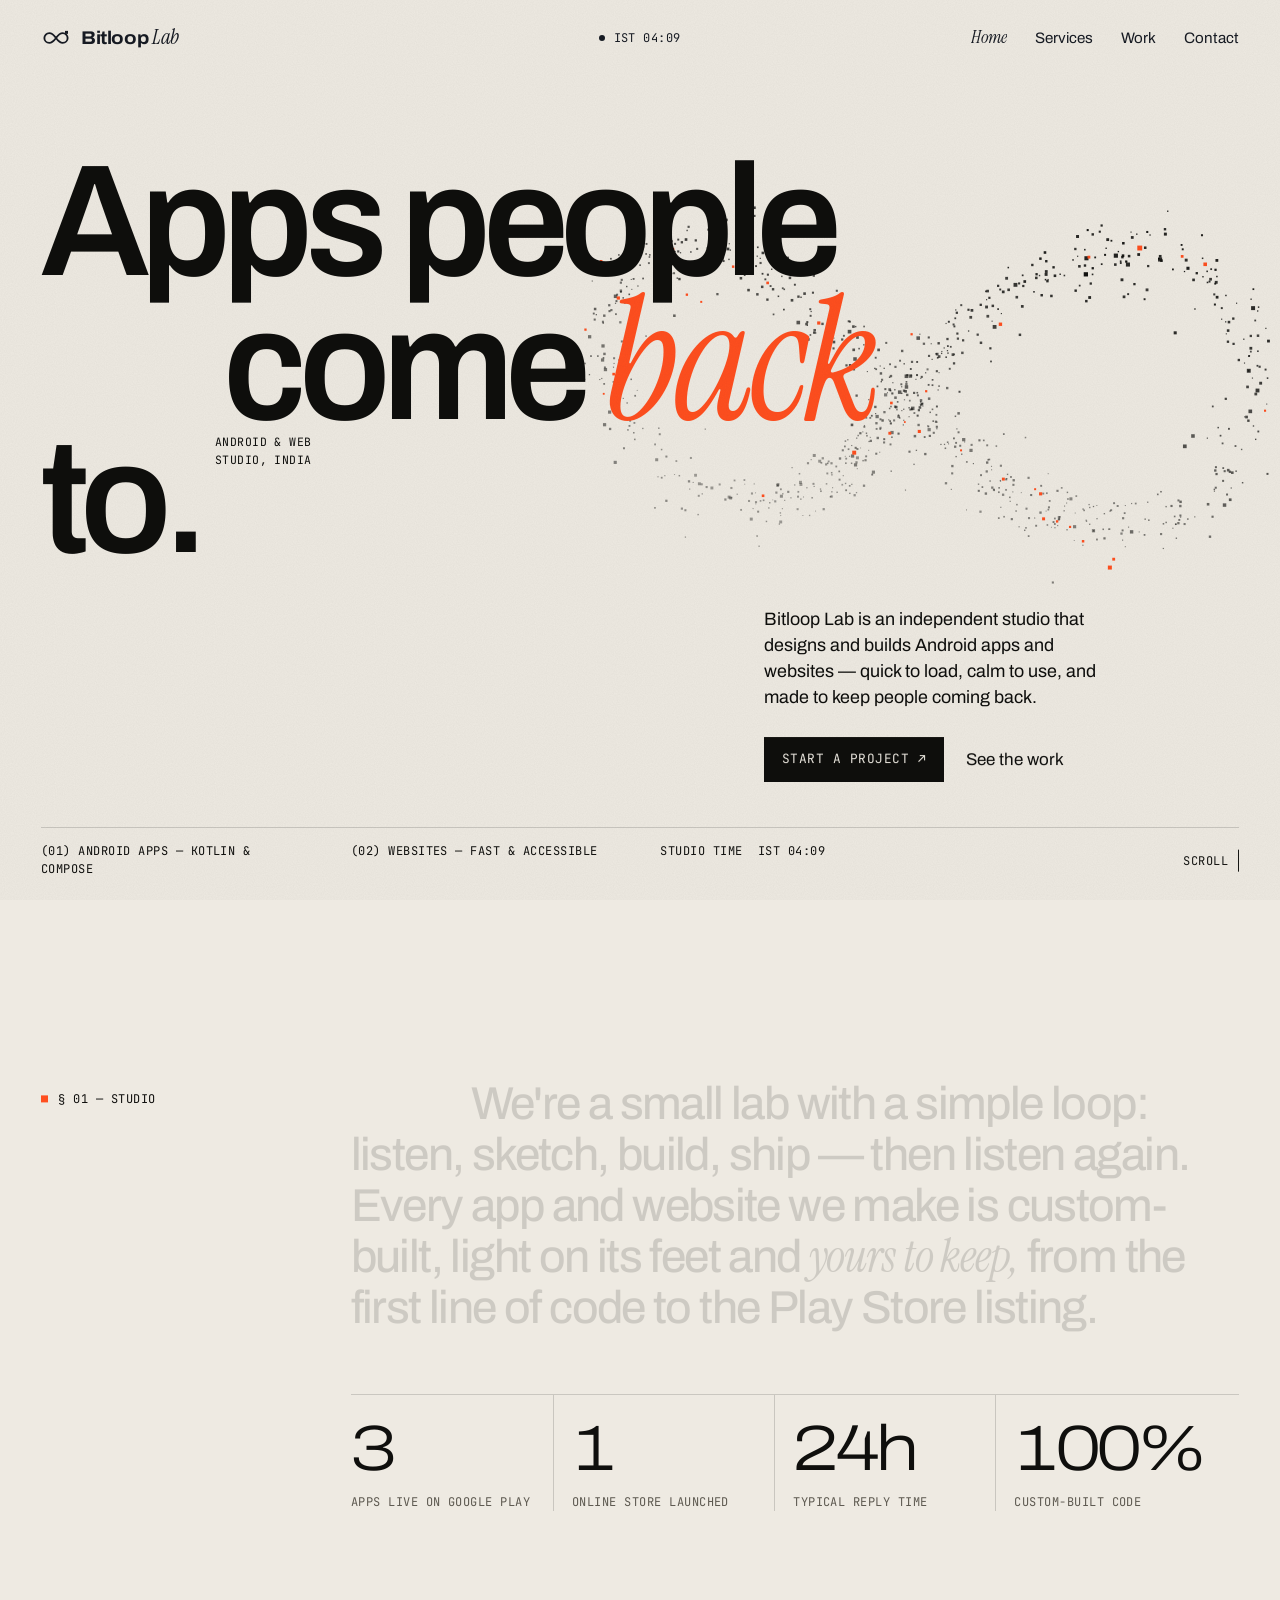
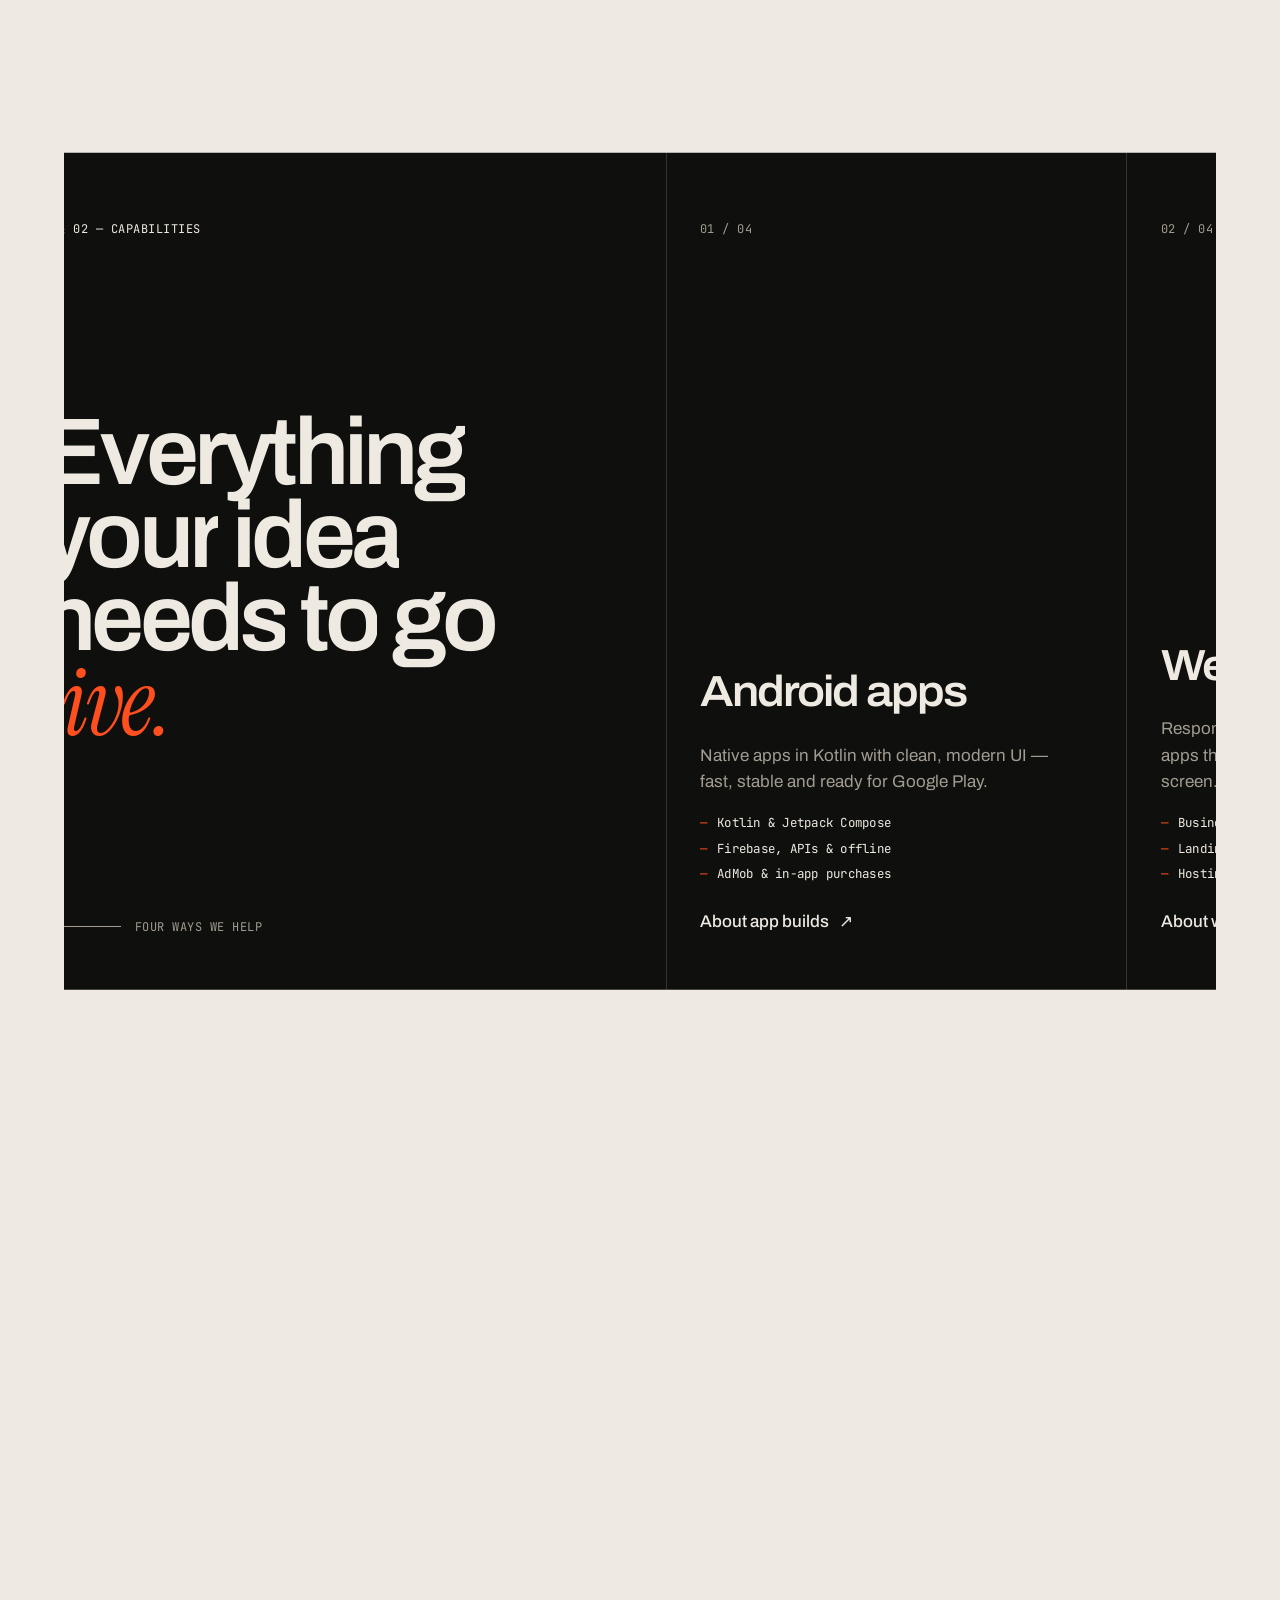
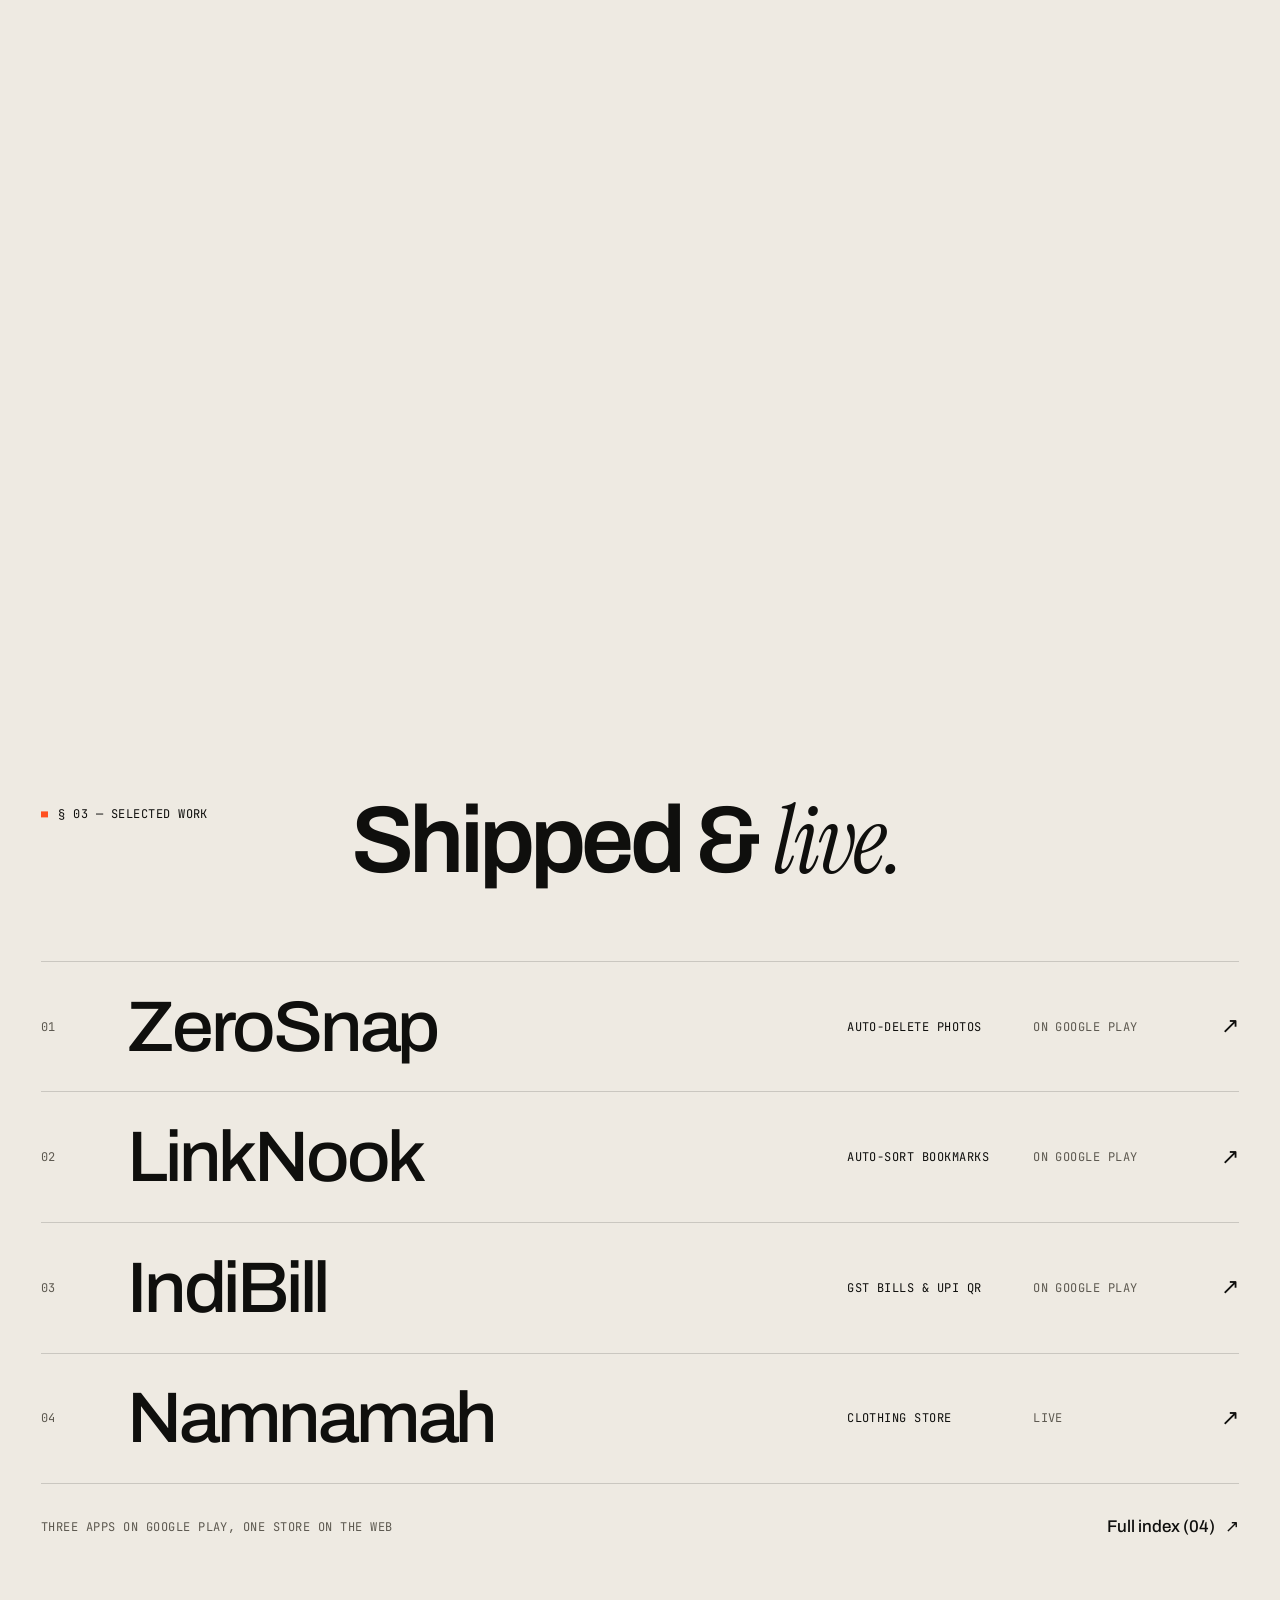
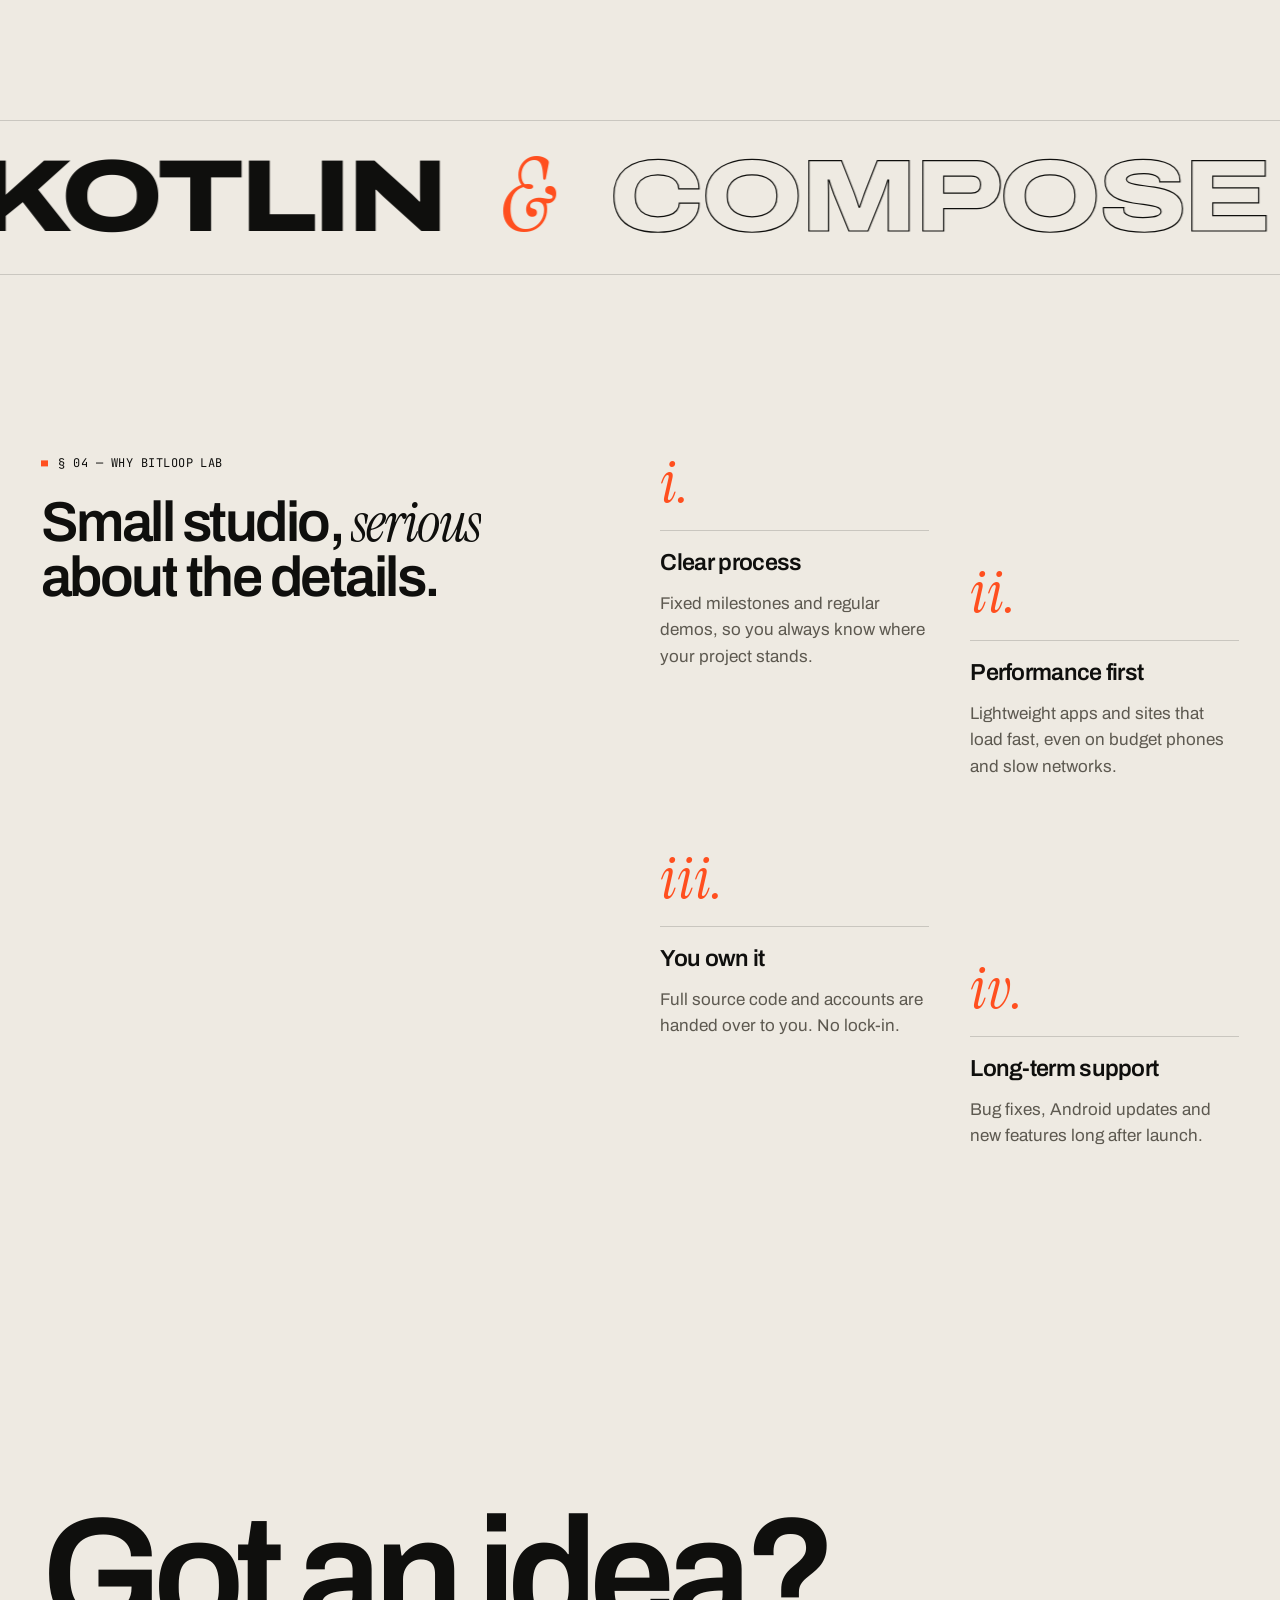
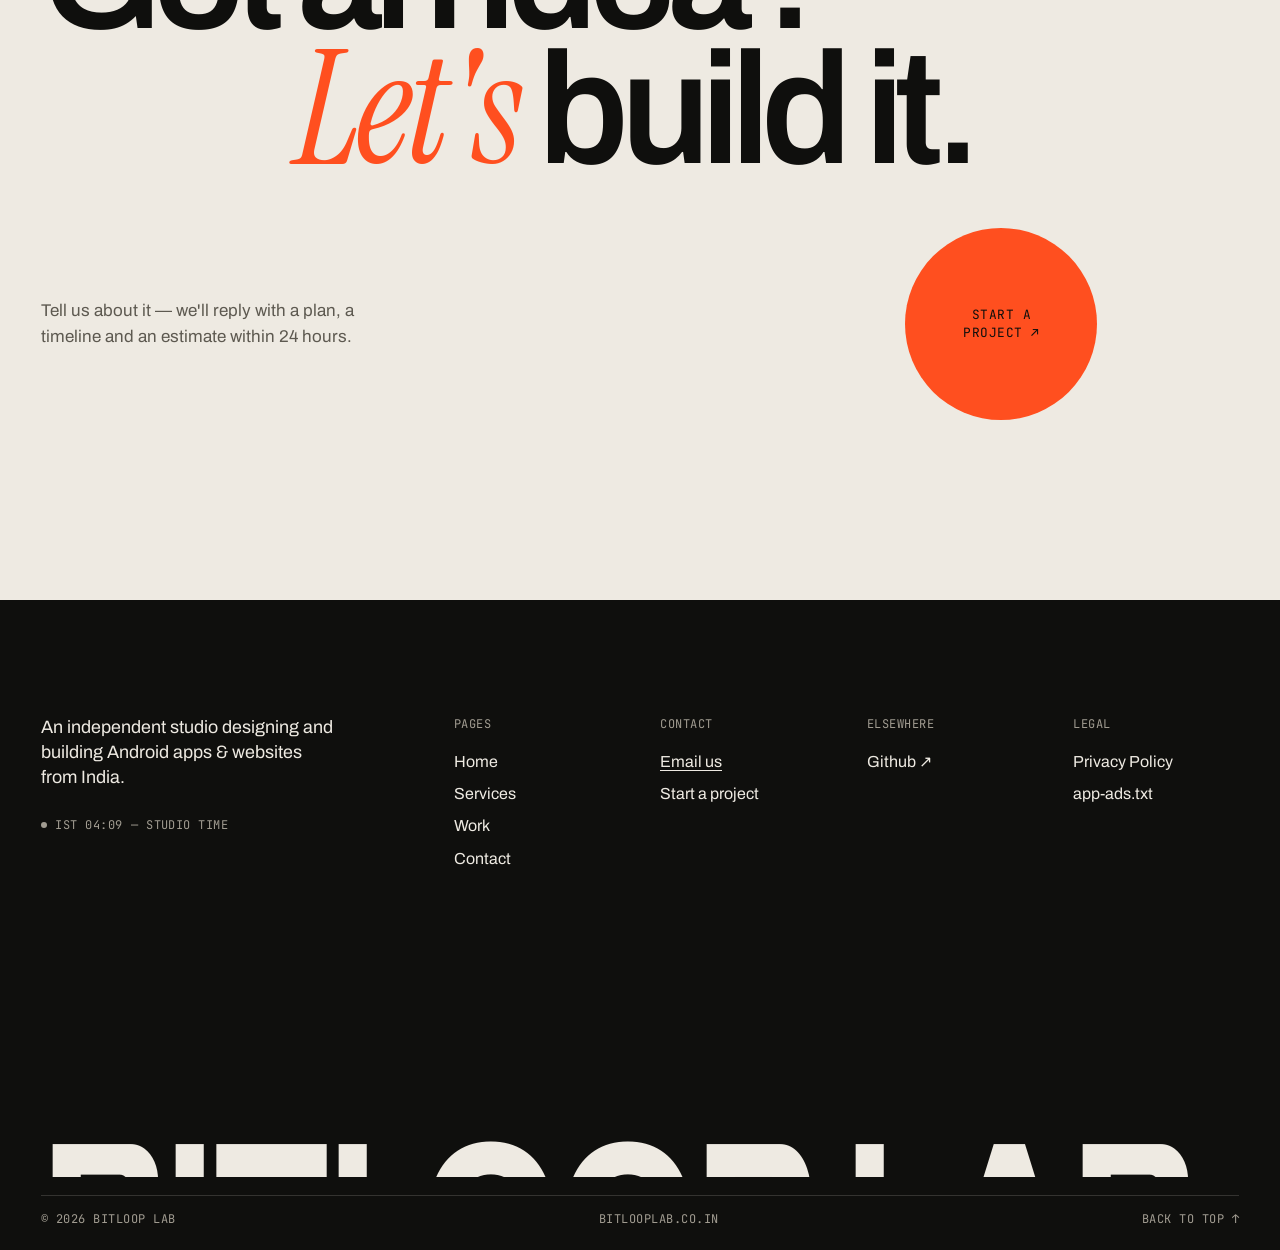
<file: index.html>
<!DOCTYPE html>
<html lang="en">
<head>
  <meta charset="UTF-8">
  <meta name="viewport" content="width=device-width, initial-scale=1">
  <title>Bitloop Lab — Android apps &amp; websites people come back to</title>
  <meta name="description" content="Bitloop Lab is an independent studio from India that designs and builds Android apps and websites — makers of ZeroSnap, LinkNook and IndiBill on Google Play.">
  <link rel="canonical" href="https://bitlooplab.co.in/">
  <meta property="og:url" content="https://bitlooplab.co.in/">
  <meta property="og:site_name" content="Bitloop Lab">
  <meta property="og:title" content="Bitloop Lab — Android apps & websites people come back to">
  <meta property="og:description" content="An independent studio designing and building Android apps and websites.">
  <meta property="og:type" content="website">
  <meta name="theme-color" content="#0f0f0d">
  <link rel="icon" href="assets/img/logo.svg" type="image/svg+xml">
  <link rel="preconnect" href="https://fonts.googleapis.com">
  <link rel="preconnect" href="https://fonts.gstatic.com" crossorigin>
  <link href="https://fonts.googleapis.com/css2?family=Archivo:wdth,wght@62..125,100..900&family=Instrument+Serif:ital@0;1&family=JetBrains+Mono:wght@400;500&display=swap" rel="stylesheet">
  <link rel="stylesheet" href="assets/css/style.css?v=20261015">
  <script>!function(d){if(matchMedia("(prefers-reduced-motion: reduce)").matches)return;d.classList.add("motion");try{if(!sessionStorage.getItem("bl-seen"))d.classList.add("is-loading");else if(sessionStorage.getItem("bl-nav"))d.classList.add("is-arriving")}catch(e){}setTimeout(function(){d.classList.contains("motion-ok")||d.classList.remove("motion","is-loading","is-arriving")},4000)}(document.documentElement)</script>
</head>
<body data-page="home">
  <div class="loader" aria-hidden="true">
    <div class="loader__word">Bitloop <i>Lab</i></div>
    <div class="loader__row"><span class="mono">Android apps &amp; websites</span><span class="loader__count">000</span></div>
    <div class="loader__bar"></div>
  </div>
  <div class="curtain" aria-hidden="true"><span class="mono"></span></div>
  <div id="site-header"></div>

  <main id="main" tabindex="-1">
    <!-- Hero: the bit loop -->
    <section class="hero" aria-labelledby="heroTitle">
      <div class="hero__canvas" aria-hidden="true"><canvas></canvas></div>
      <div class="hero__body">
        <h1 class="hero__title" id="heroTitle">
          <span class="line"><span>Apps people</span></span>
          <span class="line"><span>come <em>back</em></span></span>
          <span class="line"><span>to.</span><span class="note mono">Android &amp; web studio, India</span></span>
        </h1>
        <div class="hero__aside">
          <p>Bitloop Lab is an independent studio that designs and builds Android apps and websites — quick to load, calm to use, and made to keep people coming back.</p>
          <div class="hero__actions">
            <a class="btn" href="contact.html" data-magnetic><span>Start a project ↗</span></a>
            <a class="roll" href="apps.html"><span data-text="See the work">See the work</span></a>
          </div>
        </div>
      </div>
      <div class="hero__meta mono">
        <span>(01) Android apps — Kotlin &amp; Compose</span>
        <span>(02) Websites — fast &amp; accessible</span>
        <span>Studio time&nbsp; <span data-clock></span></span>
        <span class="scroll-cue">Scroll <span class="tick" aria-hidden="true"></span></span>
      </div>
    </section>

    <!-- Manifesto -->
    <section class="sec manifesto" aria-label="About the studio">
      <div class="grid12">
        <p class="sec-label mono">§ 01 — Studio</p>
        <p class="manifesto__text" data-scrub>We're a small lab with a simple loop: listen, sketch, build, ship — then listen again. Every app and website we make is custom-built, light on its feet and <em>yours to keep,</em> from the first line of code to the Play Store listing.</p>
        <div class="figures">
          <div class="figure"><strong data-count="3">3</strong><span class="mono muted">Apps live on Google Play</span></div>
          <div class="figure"><strong data-count="1">1</strong><span class="mono muted">Online store launched</span></div>
          <div class="figure"><strong data-count="24" data-suffix="h">24h</strong><span class="mono muted">Typical reply time</span></div>
          <div class="figure"><strong data-count="100" data-suffix="%">100%</strong><span class="mono muted">Custom-built code</span></div>
        </div>
      </div>
    </section>

    <!-- Capabilities: horizontal, pinned on desktop -->
    <section class="svc-h" aria-labelledby="svcTitle">
      <div class="svc-h__panel" data-ink-reveal>
        <div class="svc-h__track">
          <div class="svc-h__intro">
            <p class="sec-label mono">§ 02 — Capabilities</p>
            <h2 id="svcTitle" data-split>Everything your idea needs to go <em>live.</em></h2>
            <p class="hint mono"><span class="line"></span>Four ways we help</p>
          </div>
          <article class="svc-card">
            <div class="svc-card__top mono"><span>01 / 04</span><span class="glyph" data-glyph="android"></span></div>
            <h3>Android apps</h3>
            <div>
              <p>Native apps in Kotlin with clean, modern UI — fast, stable and ready for Google Play.</p>
              <ul><li>Kotlin &amp; Jetpack Compose</li><li>Firebase, APIs &amp; offline</li><li>AdMob &amp; in-app purchases</li></ul>
              <a class="arrow-link" href="services.html#android">About app builds <span class="arr">↗</span></a>
            </div>
          </article>
          <article class="svc-card">
            <div class="svc-card__top mono"><span>02 / 04</span><span class="glyph" data-glyph="web"></span></div>
            <h3>Websites</h3>
            <div>
              <p>Responsive, SEO-friendly websites and web apps that load quickly and read well on every screen.</p>
              <ul><li>Business &amp; portfolio sites</li><li>Landing pages for apps</li><li>Hosting &amp; domain setup</li></ul>
              <a class="arrow-link" href="services.html#web">About websites <span class="arr">↗</span></a>
            </div>
          </article>
          <article class="svc-card">
            <div class="svc-card__top mono"><span>03 / 04</span><span class="glyph" data-glyph="design"></span></div>
            <h3>UI/UX design</h3>
            <div>
              <p>Interfaces designed around real people before a line of code is written.</p>
              <ul><li>Wireframes &amp; prototypes</li><li>Icons &amp; Play Store graphics</li><li>Material Design 3</li></ul>
              <a class="arrow-link" href="services.html#design">About design <span class="arr">↗</span></a>
            </div>
          </article>
          <article class="svc-card">
            <div class="svc-card__top mono"><span>04 / 04</span><span class="glyph" data-glyph="support"></span></div>
            <h3>Launch &amp; support</h3>
            <div>
              <p>Store listing, ads setup and steady updates long after your product goes live.</p>
              <ul><li>Google Play publishing</li><li>Android SDK &amp; policy updates</li><li>New features on demand</li></ul>
              <a class="arrow-link" href="services.html#support">About support <span class="arr">↗</span></a>
            </div>
          </article>
        </div>
      </div>
    </section>

    <!-- Selected work (rendered from assets/js/data.js) -->
    <section class="sec work" aria-labelledby="workTitle">
      <div class="sec-head">
        <p class="sec-label mono">§ 03 — Selected work</p>
        <h2 id="workTitle" data-split>Shipped &amp; <em>live.</em></h2>
      </div>
      <ol class="work-list" id="workList"></ol>
      <div class="work-foot">
        <p class="mono muted">Three apps on Google Play, one store on the web</p>
        <a class="arrow-link" href="apps.html"><span>Full index (<span id="workCount">04</span>)</span> <span class="arr">↗</span></a>
      </div>
    </section>

    <!-- Toolkit marquee: speeds up and reverses with your scroll -->
    <p class="sr-only">Tools we use: Kotlin, Jetpack Compose, Firebase, Google AdMob, JavaScript, React and Figma.</p>
    <div class="marquee" aria-hidden="true">
      <div class="marquee__inner">
        <div class="marquee__group">
          <span class="marquee__item">Kotlin</span><span class="marquee__item serif">&amp;</span>
          <span class="marquee__item outline">Compose</span><span class="marquee__item serif">/</span>
          <span class="marquee__item">Firebase</span><span class="marquee__item serif">&amp;</span>
          <span class="marquee__item outline">AdMob</span><span class="marquee__item serif">/</span>
          <span class="marquee__item">JavaScript</span><span class="marquee__item serif">&amp;</span>
          <span class="marquee__item outline">React</span><span class="marquee__item serif">/</span>
          <span class="marquee__item">Figma</span><span class="marquee__item serif">/</span>
        </div>
      </div>
    </div>

    <!-- Principles -->
    <section class="sec principles" aria-labelledby="whyTitle">
      <div class="grid12">
        <div class="principles__head">
          <p class="sec-label mono">§ 04 — Why Bitloop Lab</p>
          <h2 id="whyTitle" data-split>Small studio, <em>serious</em> about the details.</h2>
        </div>
        <ol class="principles__list">
          <li class="principle" data-reveal><span class="num" aria-hidden="true">i.</span><h3>Clear process</h3><p>Fixed milestones and regular demos, so you always know where your project stands.</p></li>
          <li class="principle" data-reveal><span class="num" aria-hidden="true">ii.</span><h3>Performance first</h3><p>Lightweight apps and sites that load fast, even on budget phones and slow networks.</p></li>
          <li class="principle" data-reveal><span class="num" aria-hidden="true">iii.</span><h3>You own it</h3><p>Full source code and accounts are handed over to you. No lock-in.</p></li>
          <li class="principle" data-reveal><span class="num" aria-hidden="true">iv.</span><h3>Long-term support</h3><p>Bug fixes, Android updates and new features long after launch.</p></li>
        </ol>
      </div>
    </section>

    <!-- Call to action -->
    <section class="cta wrap" aria-labelledby="ctaTitle">
      <h2 class="cta__title" id="ctaTitle"><span class="line"><span>Got an idea?</span></span><span class="line"><span><em>Let's</em> build it.</span></span></h2>
      <div class="cta__row">
        <p>Tell us about it — we'll reply with a plan, a timeline and an estimate within 24 hours.</p>
        <a class="circle-btn" href="contact.html" data-magnetic><span>Start a<br>project ↗</span></a>
      </div>
    </section>
  </main>

  <div id="site-footer"></div>
  <div class="work-preview" id="workPreview" aria-hidden="true"></div>

  <script src="assets/vendor/gsap.min.js"></script>
  <script src="assets/vendor/ScrollTrigger.min.js"></script>
  <script src="assets/js/data.js?v=20261015"></script>
  <script src="assets/js/main.js?v=20261015"></script>
</body>
</html>
</file>
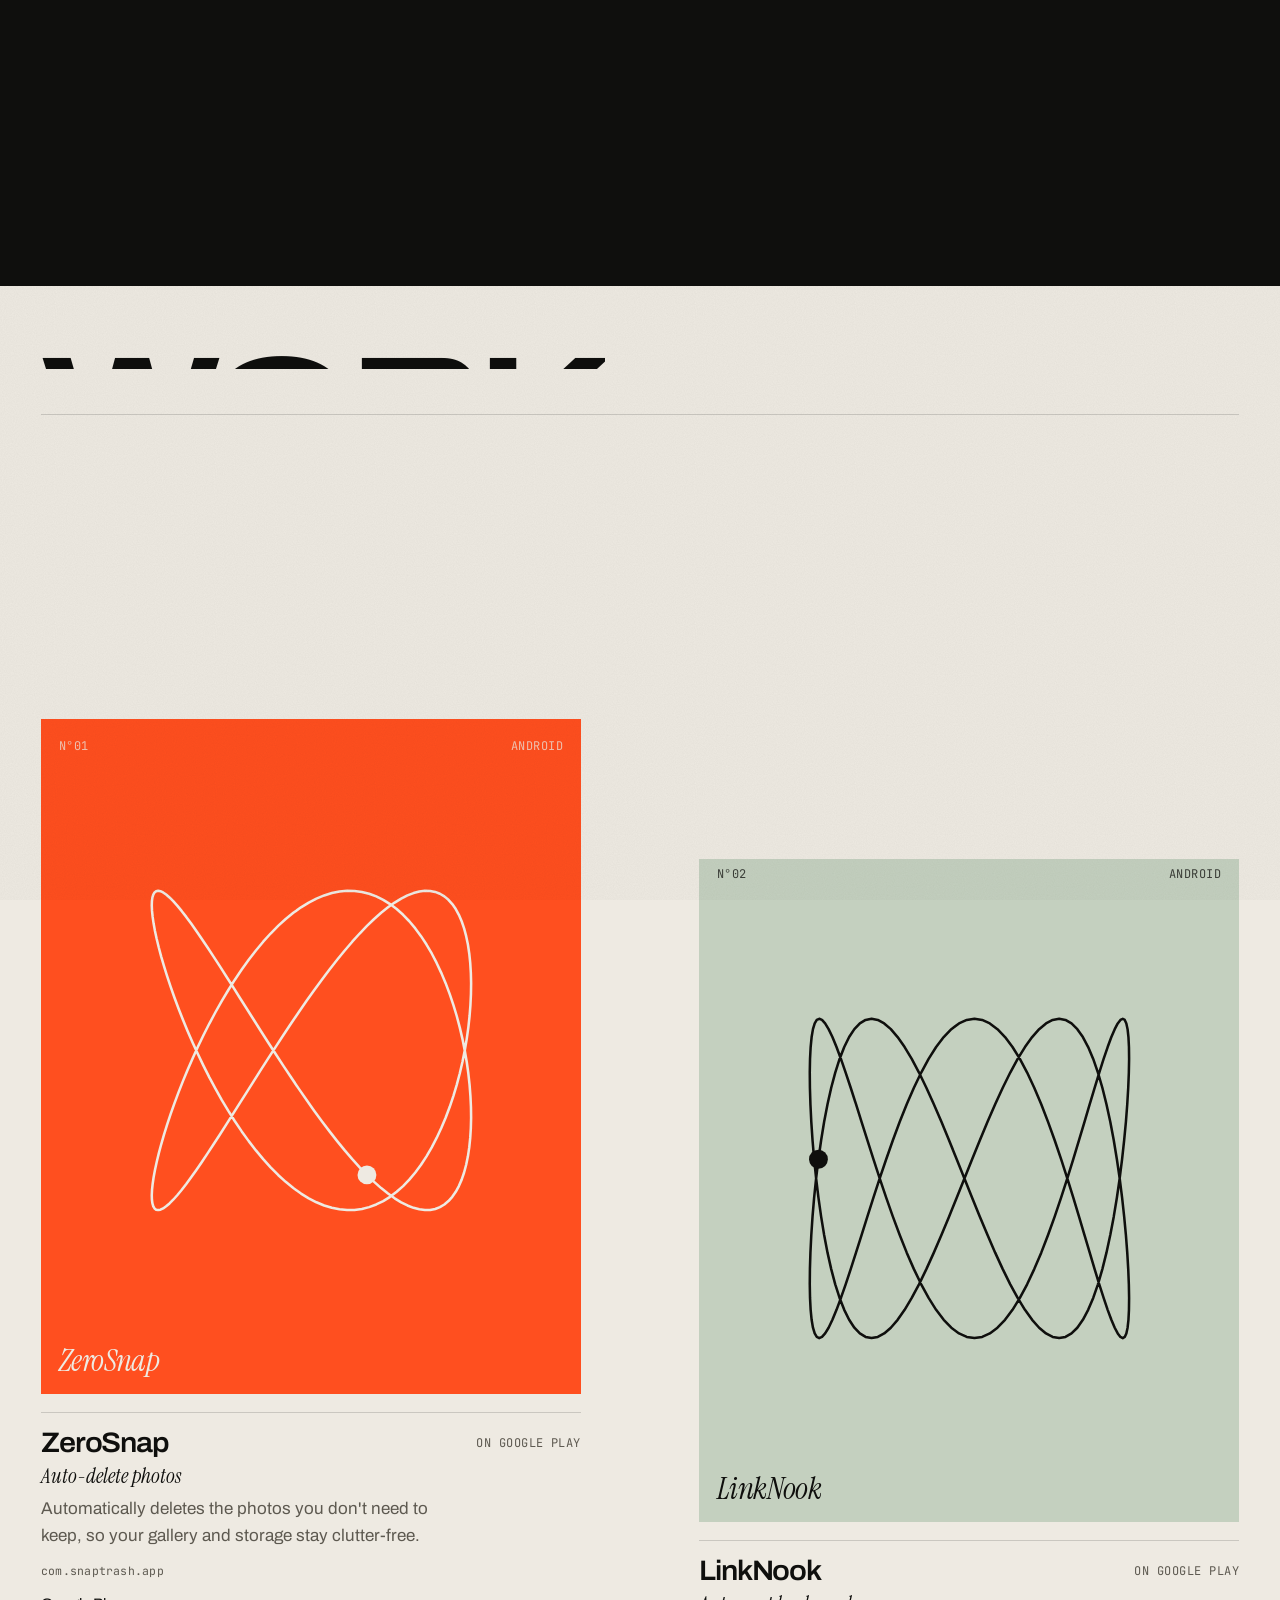
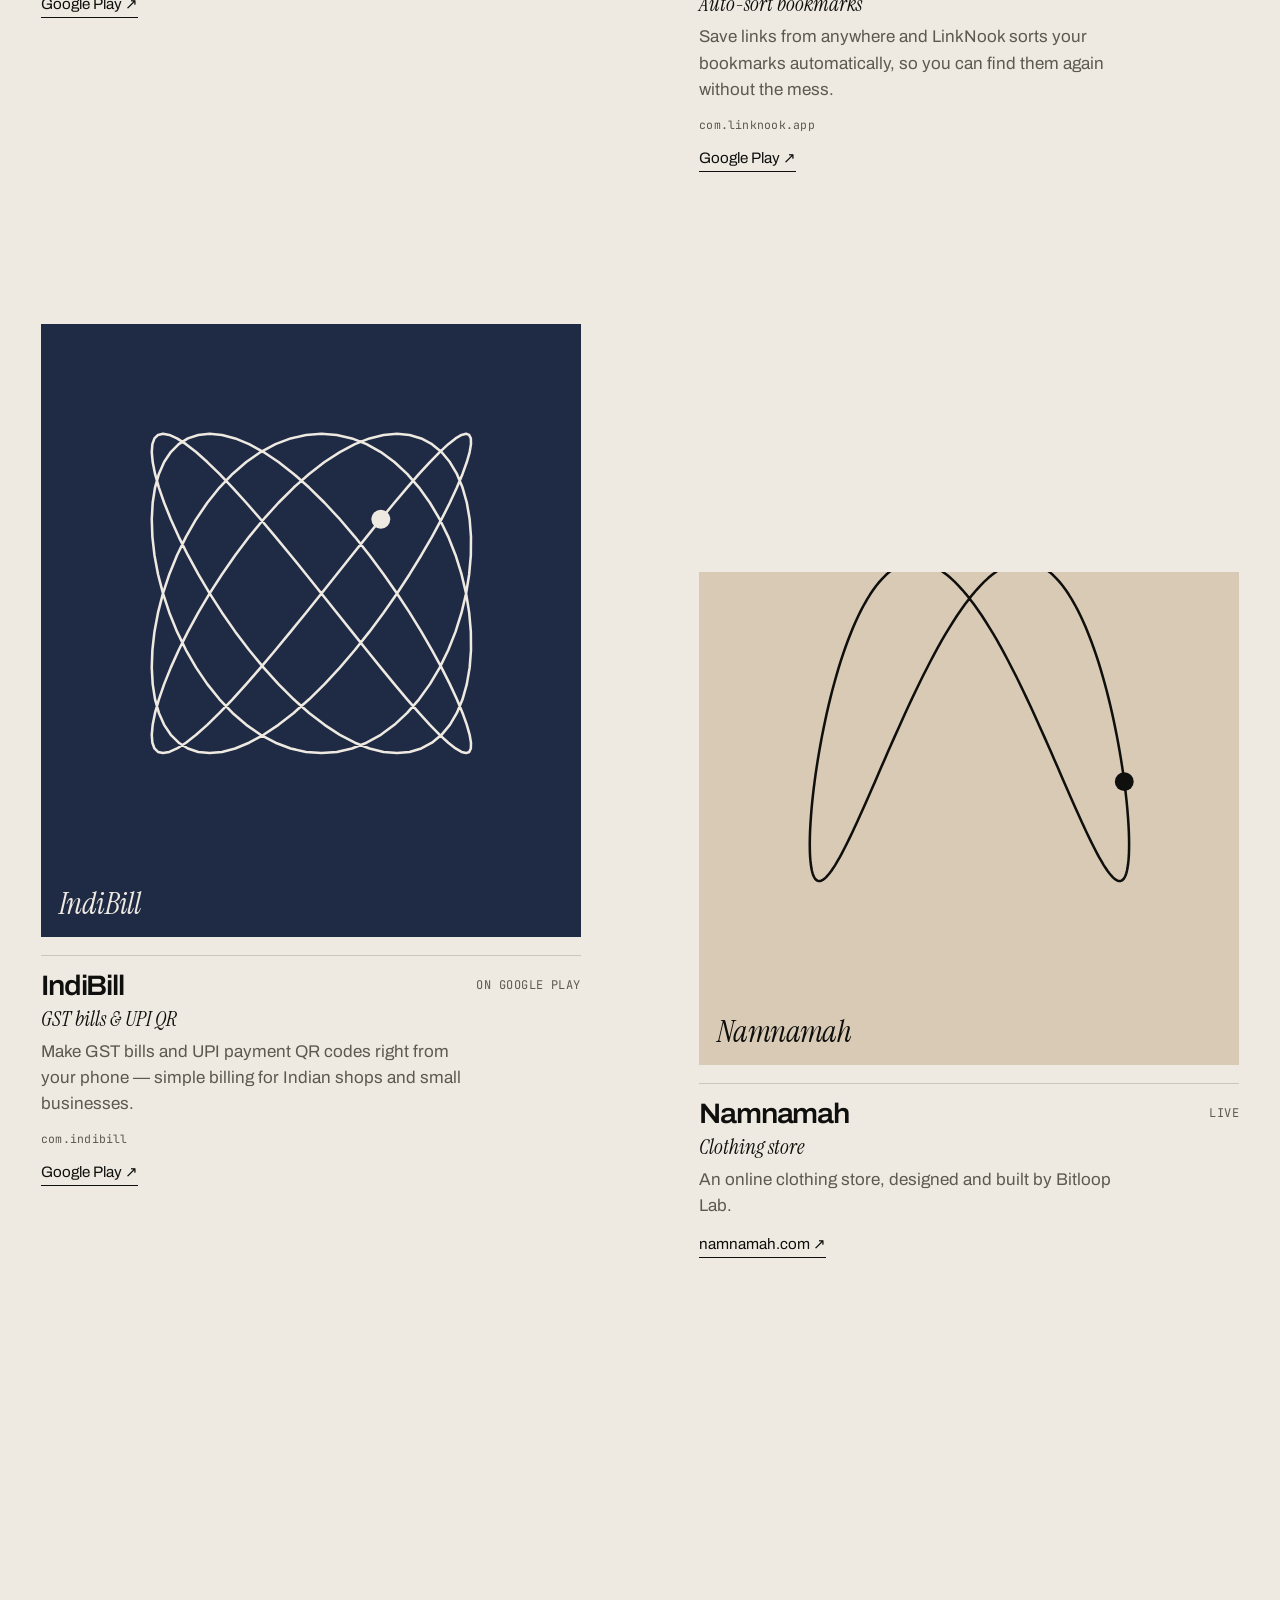
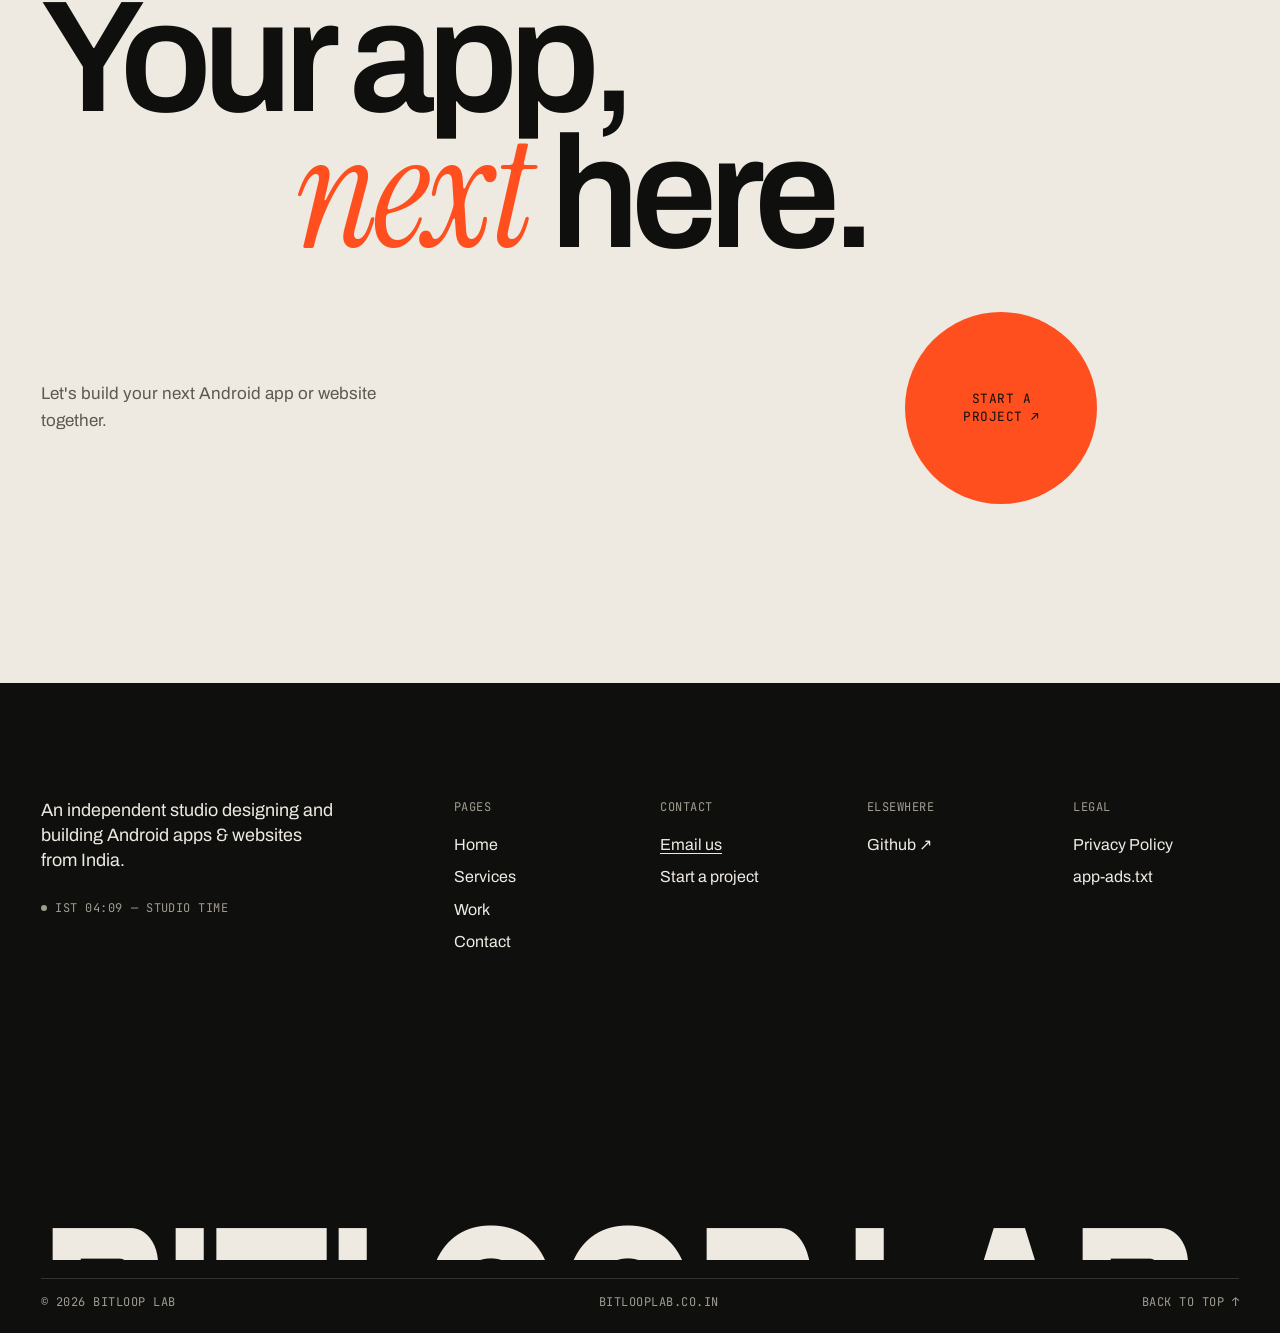
<file: apps.html>
<!DOCTYPE html>
<html lang="en">
<head>
  <meta charset="UTF-8">
  <meta name="viewport" content="width=device-width, initial-scale=1">
  <title>Work — Bitloop Lab</title>
  <meta name="description" content="ZeroSnap, LinkNook and IndiBill on Google Play, and the Namnamah online store — Android apps and websites built by Bitloop Lab.">
  <link rel="canonical" href="https://bitlooplab.co.in/apps.html">
  <meta property="og:url" content="https://bitlooplab.co.in/apps.html">
  <meta property="og:site_name" content="Bitloop Lab">
  <meta property="og:title" content="Work — Bitloop Lab">
  <meta property="og:type" content="website">
  <meta name="theme-color" content="#0f0f0d">
  <link rel="icon" href="assets/img/logo.svg" type="image/svg+xml">
  <link rel="preconnect" href="https://fonts.googleapis.com">
  <link rel="preconnect" href="https://fonts.gstatic.com" crossorigin>
  <link href="https://fonts.googleapis.com/css2?family=Archivo:wdth,wght@62..125,100..900&family=Instrument+Serif:ital@0;1&family=JetBrains+Mono:wght@400;500&display=swap" rel="stylesheet">
  <link rel="stylesheet" href="assets/css/style.css?v=20261015">
  <script>!function(d){if(matchMedia("(prefers-reduced-motion: reduce)").matches)return;d.classList.add("motion");try{if(!sessionStorage.getItem("bl-seen"))d.classList.add("is-loading");else if(sessionStorage.getItem("bl-nav"))d.classList.add("is-arriving")}catch(e){}setTimeout(function(){d.classList.contains("motion-ok")||d.classList.remove("motion","is-loading","is-arriving")},4000)}(document.documentElement)</script>
</head>
<body data-page="apps">
  <div class="loader" aria-hidden="true">
    <div class="loader__word">Bitloop <i>Lab</i></div>
    <div class="loader__row"><span class="mono">Android apps &amp; websites</span><span class="loader__count">000</span></div>
    <div class="loader__bar"></div>
  </div>
  <div class="curtain" aria-hidden="true"><span class="mono"></span></div>
  <div id="site-header"></div>

  <main id="main" tabindex="-1">
    <section class="phero">
      <h1 class="phero__title" data-split="intro">Work<sup id="appTotal">(04)</sup></h1>
      <div class="phero__row">
        <p class="crumb mono" data-reveal="intro"><a href="index.html">Index</a> / Work</p>
        <p data-reveal="intro">Android apps on Google Play and websites we have designed, built and launched. Each project carries its own loop signature, drawn from its name.</p>
      </div>
    </section>

    <div class="work-tools" data-reveal="intro">
      <div class="filters" role="group" aria-label="Filter projects">
        <button class="filter" type="button" data-filter="all" aria-pressed="true">All<sup></sup></button>
        <button class="filter" type="button" data-filter="android" aria-pressed="false">Android<sup></sup></button>
        <button class="filter" type="button" data-filter="web" aria-pressed="false">Web<sup></sup></button>
      </div>
      <label class="search"><span class="mono">Search</span><input type="search" id="appSearch" placeholder="Find a project" autocomplete="off"></label>
    </div>

    <!-- Tiles are rendered from assets/js/data.js -->
    <section class="tiles" id="tiles" aria-label="Projects" aria-live="polite"></section>

    <section class="cta wrap" aria-labelledby="ctaTitle">
      <h2 class="cta__title" id="ctaTitle"><span class="line"><span>Your app,</span></span><span class="line"><span><em>next</em> here.</span></span></h2>
      <div class="cta__row">
        <p>Let's build your next Android app or website together.</p>
        <a class="circle-btn" href="contact.html" data-magnetic><span>Start a<br>project ↗</span></a>
      </div>
    </section>
  </main>

  <div id="site-footer"></div>

  <script src="assets/vendor/gsap.min.js"></script>
  <script src="assets/vendor/ScrollTrigger.min.js"></script>
  <script src="assets/vendor/Flip.min.js"></script>
  <script src="assets/js/data.js?v=20261015"></script>
  <script src="assets/js/main.js?v=20261015"></script>
</body>
</html>
</file>
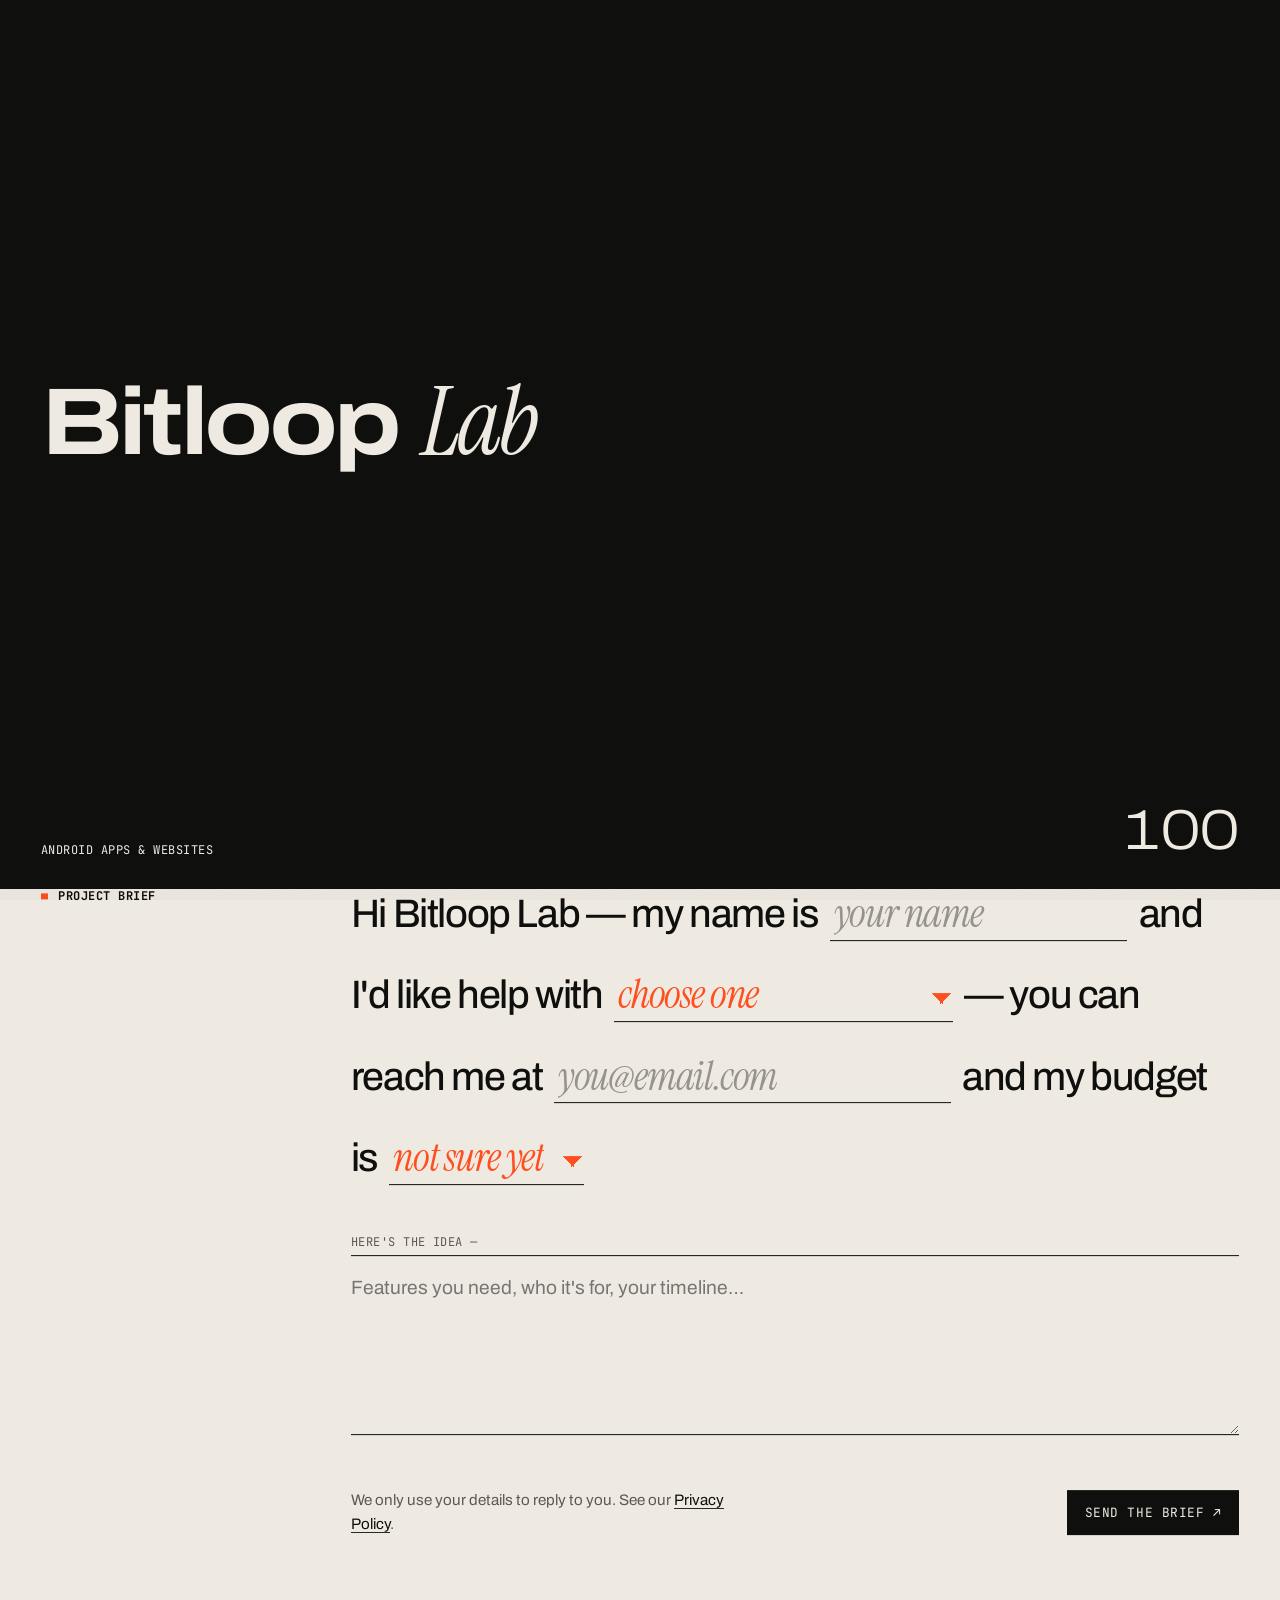
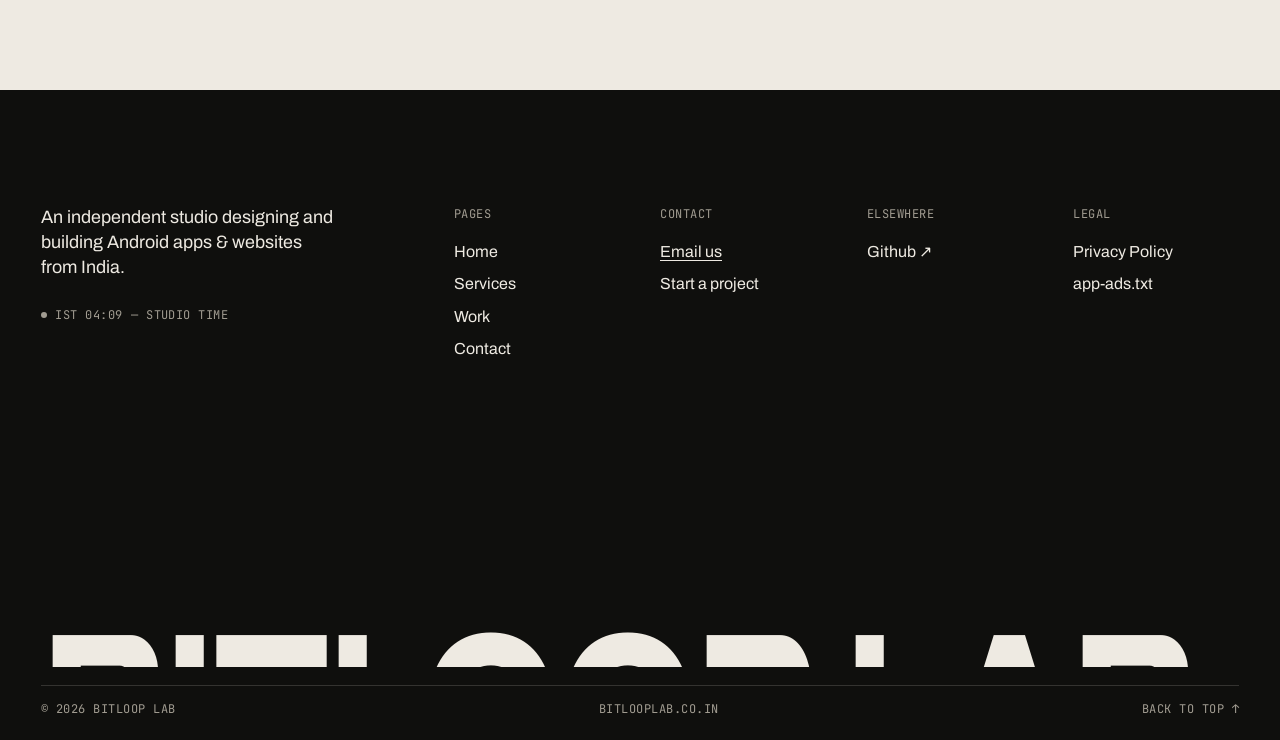
<file: contact.html>
<!DOCTYPE html>
<html lang="en">
<head>
  <meta charset="UTF-8">
  <meta name="viewport" content="width=device-width, initial-scale=1">
  <title>Contact — Bitloop Lab</title>
  <meta name="description" content="Get in touch with Bitloop Lab to start your Android app or website project.">
  <link rel="canonical" href="https://bitlooplab.co.in/contact.html">
  <meta property="og:url" content="https://bitlooplab.co.in/contact.html">
  <meta property="og:site_name" content="Bitloop Lab">
  <meta property="og:title" content="Contact — Bitloop Lab">
  <meta property="og:type" content="website">
  <meta name="theme-color" content="#0f0f0d">
  <link rel="icon" href="assets/img/logo.svg" type="image/svg+xml">
  <link rel="preconnect" href="https://fonts.googleapis.com">
  <link rel="preconnect" href="https://fonts.gstatic.com" crossorigin>
  <link href="https://fonts.googleapis.com/css2?family=Archivo:wdth,wght@62..125,100..900&family=Instrument+Serif:ital@0;1&family=JetBrains+Mono:wght@400;500&display=swap" rel="stylesheet">
  <link rel="stylesheet" href="assets/css/style.css?v=20261015">
  <script>!function(d){if(matchMedia("(prefers-reduced-motion: reduce)").matches)return;d.classList.add("motion");try{if(!sessionStorage.getItem("bl-seen"))d.classList.add("is-loading");else if(sessionStorage.getItem("bl-nav"))d.classList.add("is-arriving")}catch(e){}setTimeout(function(){d.classList.contains("motion-ok")||d.classList.remove("motion","is-loading","is-arriving")},4000)}(document.documentElement)</script>
</head>
<body data-page="contact">
  <div class="loader" aria-hidden="true">
    <div class="loader__word">Bitloop <i>Lab</i></div>
    <div class="loader__row"><span class="mono">Android apps &amp; websites</span><span class="loader__count">000</span></div>
    <div class="loader__bar"></div>
  </div>
  <div class="curtain" aria-hidden="true"><span class="mono"></span></div>
  <div id="site-header"></div>

  <main id="main" tabindex="-1">
    <section class="hello" aria-labelledby="helloTitle">
      <h1 class="hello__title" id="helloTitle"><span class="line"><span>Say</span></span><span class="line"><span><em>hello.</em></span></span></h1>
      <div class="hello__grid">
        <div class="hello__mail" data-reveal="intro">
          <p class="mono muted" style="margin-bottom:10px">Write to us</p>
          <a class="big u" data-email href="mailto:contact@bitlooplab.co.in">contact@bitlooplab.co.in</a><br>
          <button class="copy-btn mono" id="copyEmail" type="button"><span>Copy address</span></button>
        </div>
        <ul class="hello__facts" data-reveal="intro">
          <li><span class="mono muted">Studio time</span><strong data-clock>IST</strong></li>
          <li><span class="mono muted">Response</span><strong>Usually within 24 hours</strong></li>
          <li><span class="mono muted">Based in</span><strong>India — working worldwide</strong></li>
          <li id="phoneFact"><span class="mono muted">Phone</span><strong></strong></li>
        </ul>
      </div>
    </section>

    <section class="brief" aria-labelledby="briefTitle">
      <div class="brief__inner">
        <h2 class="brief__label sec-label mono" id="briefTitle">Project brief</h2>
        <form id="contactForm" novalidate data-reveal>
          <p class="sentence">
            Hi Bitloop Lab — my name is
            <span class="blank"><label class="sr-only" for="name">Your name</label><input id="name" name="name" type="text" autocomplete="name" placeholder="your name" required><span class="error" aria-live="polite"></span></span>
            and I'd like help with
            <span class="blank"><label class="sr-only" for="service">Service you need</label><select id="service" name="service" required>
              <option value="">choose one</option>
              <option>Android App</option>
              <option>Website</option>
              <option>Android App + Website</option>
              <option>UI/UX Design</option>
              <option>Maintenance</option>
              <option>Other</option>
            </select><span class="error" aria-live="polite"></span></span>
            — you can reach me at
            <span class="blank"><label class="sr-only" for="email">Your email</label><input id="email" name="email" type="email" autocomplete="email" placeholder="you@email.com" required><span class="error" aria-live="polite"></span></span>
            and my budget is
            <span class="blank"><label class="sr-only" for="budget">Budget (optional)</label><select id="budget" name="budget">
              <option value="">not sure yet</option>
              <option>Small</option>
              <option>Medium</option>
              <option>Large</option>
            </select></span>
          </p>
          <div class="field">
            <label class="mono muted" for="message">Here's the idea —</label>
            <textarea id="message" name="message" placeholder="Features you need, who it's for, your timeline…" required></textarea>
            <span class="error" aria-live="polite"></span>
          </div>
          <div class="brief__foot">
            <p>We only use your details to reply to you. See our <a class="u" href="privacy.html">Privacy Policy</a>.</p>
            <button class="btn" type="submit" data-magnetic><span>Send the brief ↗</span></button>
          </div>
          <div class="form-status" id="formStatus" role="status" aria-live="polite"></div>
        </form>
      </div>
    </section>
  </main>

  <div id="site-footer"></div>

  <script src="assets/vendor/gsap.min.js"></script>
  <script src="assets/vendor/ScrollTrigger.min.js"></script>
  <script src="assets/js/data.js?v=20261015"></script>
  <script src="assets/js/main.js?v=20261015"></script>
</body>
</html>
</file>
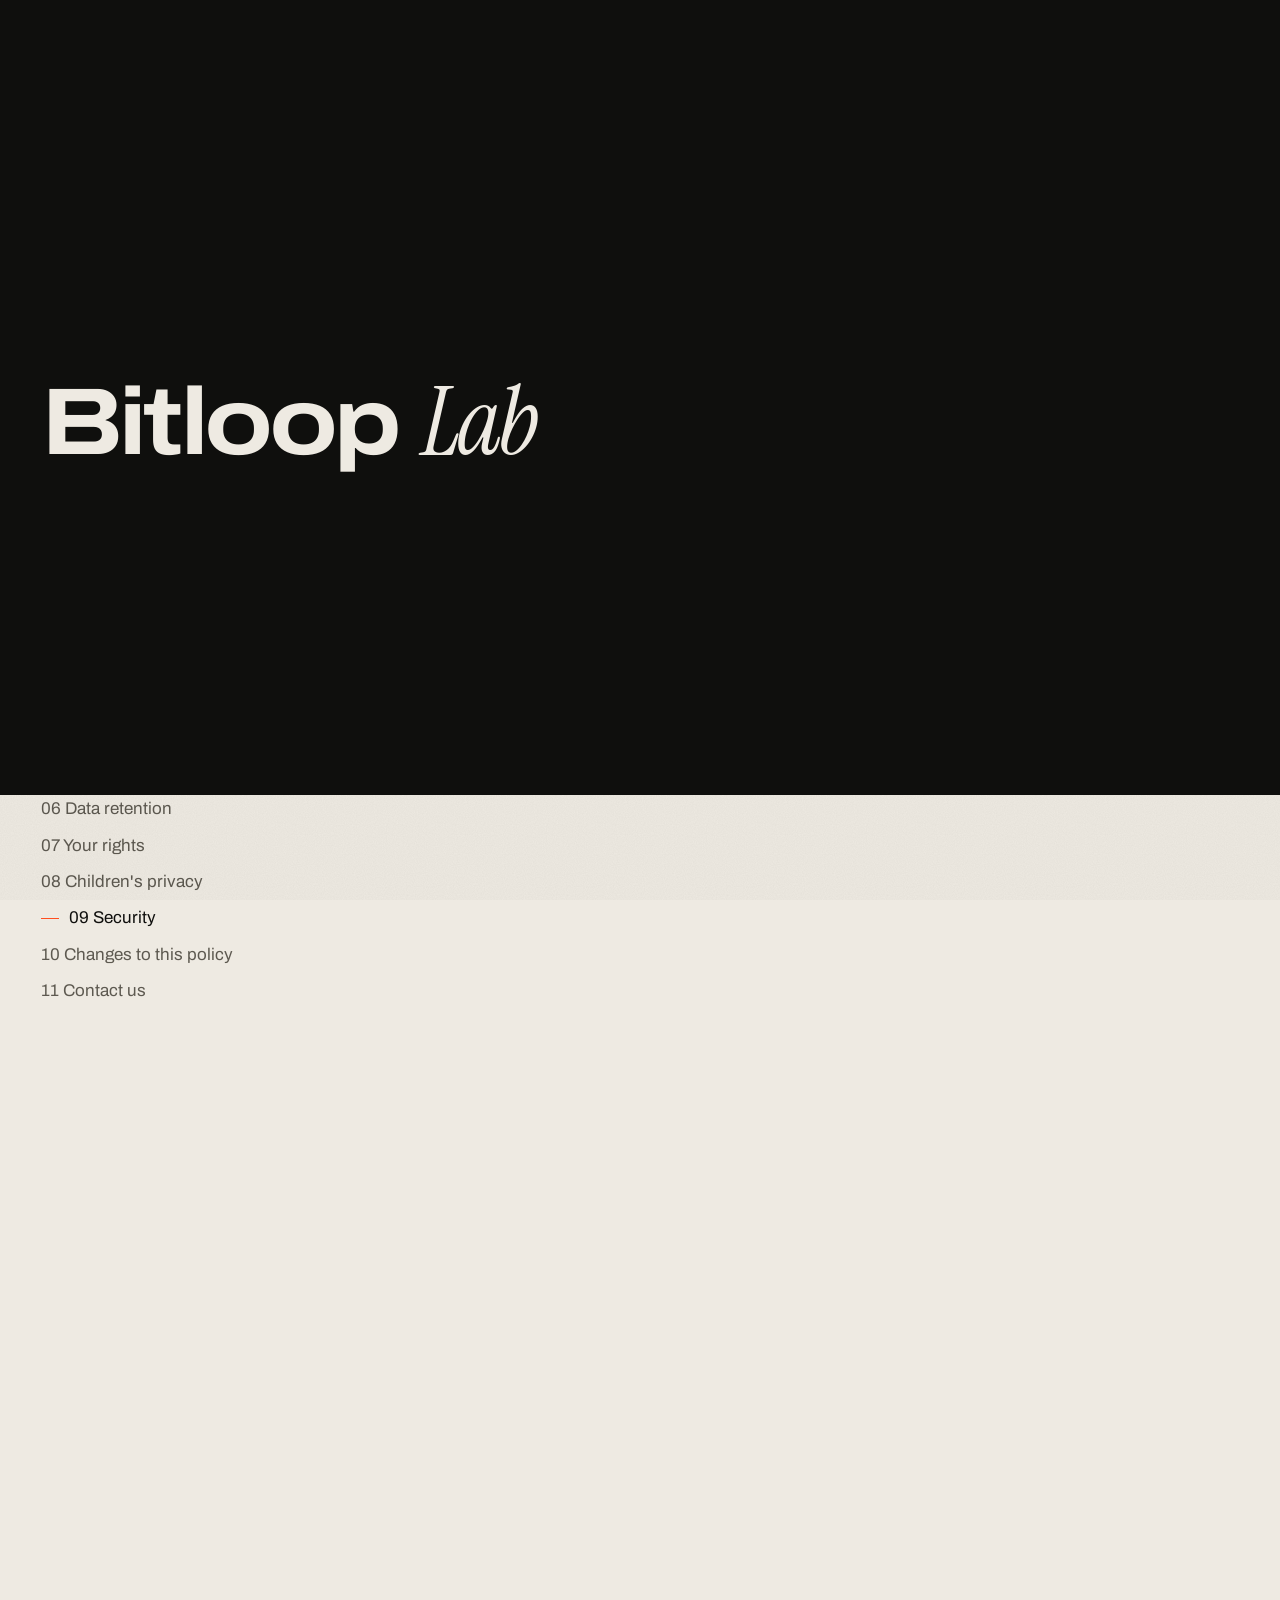
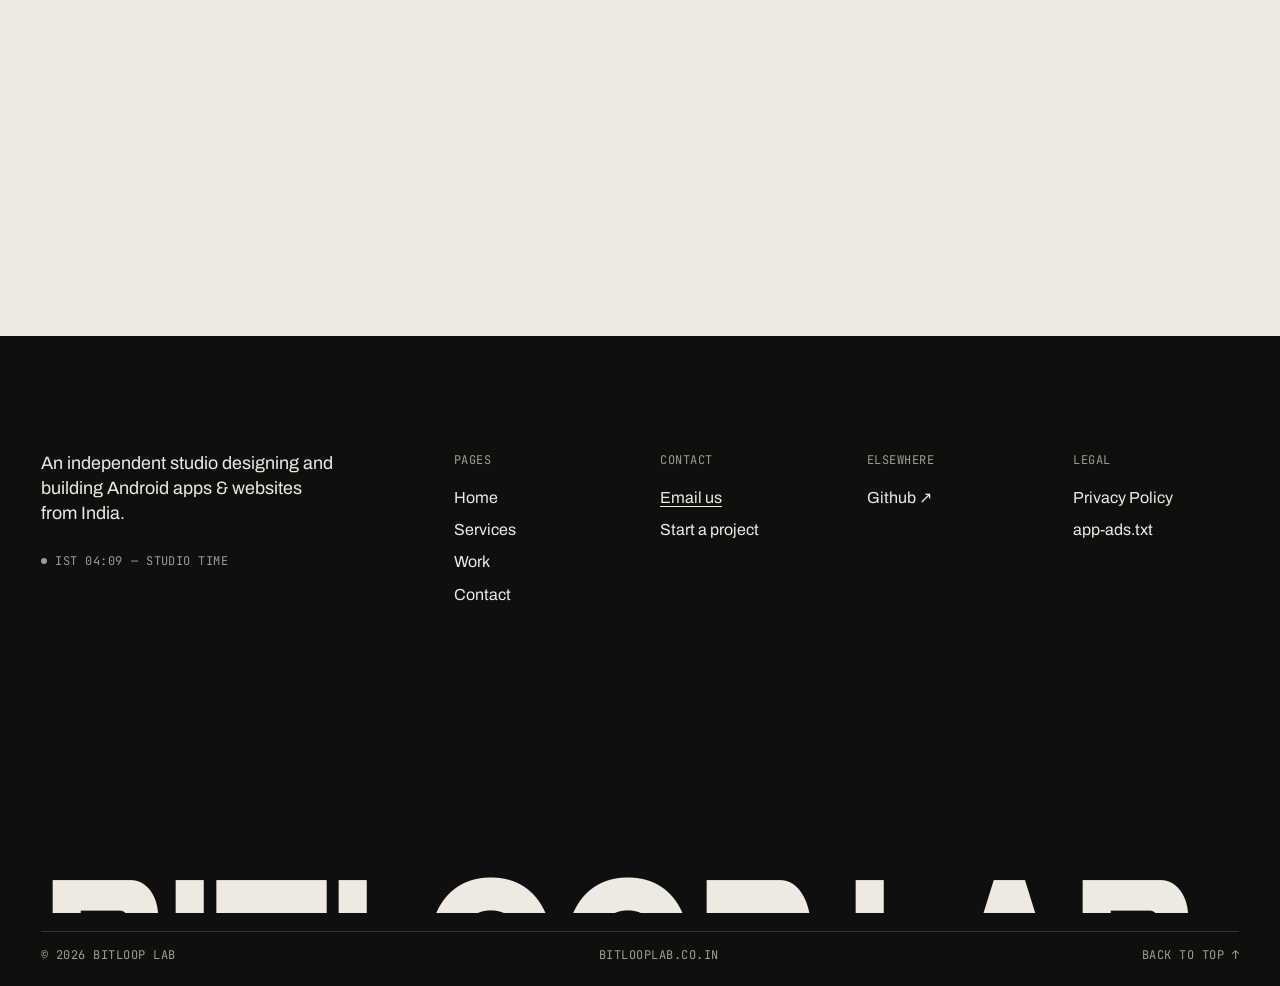
<file: privacy.html>
<!DOCTYPE html>
<html lang="en">
<head>
  <meta charset="UTF-8">
  <meta name="viewport" content="width=device-width, initial-scale=1.0">
  <title>Privacy Policy — Bitloop Lab</title>
  <meta name="description" content="How the Bitloop Lab website handles your information, and where to find the privacy policies for our Android apps.">
  <link rel="canonical" href="https://bitlooplab.co.in/privacy.html">
  <meta property="og:url" content="https://bitlooplab.co.in/privacy.html">
  <meta property="og:site_name" content="Bitloop Lab">
  <meta name="theme-color" content="#0f0f0d">
  <link rel="icon" href="assets/img/logo.svg" type="image/svg+xml">
  <link rel="preconnect" href="https://fonts.googleapis.com">
  <link rel="preconnect" href="https://fonts.gstatic.com" crossorigin>
  <link href="https://fonts.googleapis.com/css2?family=Archivo:wdth,wght@62..125,100..900&family=Instrument+Serif:ital@0;1&family=JetBrains+Mono:wght@400;500&display=swap" rel="stylesheet">
  <link rel="stylesheet" href="assets/css/style.css?v=20261015">
  <script>!function(d){if(matchMedia("(prefers-reduced-motion: reduce)").matches)return;d.classList.add("motion");try{if(!sessionStorage.getItem("bl-seen"))d.classList.add("is-loading");else if(sessionStorage.getItem("bl-nav"))d.classList.add("is-arriving")}catch(e){}setTimeout(function(){d.classList.contains("motion-ok")||d.classList.remove("motion","is-loading","is-arriving")},4000)}(document.documentElement)</script>
</head>
<body data-page="privacy">
  <div class="loader" aria-hidden="true">
    <div class="loader__word">Bitloop <i>Lab</i></div>
    <div class="loader__row"><span class="mono">Android apps &amp; websites</span><span class="loader__count">000</span></div>
    <div class="loader__bar"></div>
  </div>
  <div class="curtain" aria-hidden="true"><span class="mono"></span></div>
  <div id="site-header"></div>

  <main id="main" tabindex="-1">
    <section class="phero">
      <h1 class="phero__title" data-split="intro">Privacy</h1>
      <div class="phero__row">
        <p class="crumb mono" data-reveal="intro"><a href="index.html">Index</a> / Privacy Policy</p>
        <p data-reveal="intro">How the Bitloop Lab website handles your information — and where to find the policies for our apps.</p>
      </div>
    </section>

    <div class="legal-wrap">
      <nav class="toc" aria-label="On this page"><p class="mono muted">On this page</p><ol id="toc"></ol></nav>
<article class="legal" data-reveal="intro">
          <p class="updated mono muted">Effective date: October 12, 2026</p>

          <div class="note">
            <p><strong>Using one of our Android apps?</strong> Each Bitloop Lab app has its own privacy policy that explains exactly what that app collects. See <a href="#our-apps">Our apps</a> below. This page covers this website only.</p>
          </div>

          <h2><span class="n">1.</span> Who we are</h2>
          <p>Bitloop Lab ("we", "us", "our") designs and builds Android apps and websites. This policy explains what information is collected when you visit this website and how it is used.</p>

          <h2><span class="n">2.</span> Information we collect</h2>
          <p>We keep data collection on this website to a minimum. The website has no user accounts, does not use advertising, and does not use analytics or tracking cookies.</p>
          <ul>
            <li><strong>Messages you send us.</strong> The contact form does not send data to our servers. When you press "Send the brief", it opens your own email app with your name, email address, chosen service, budget and message filled in. We only receive this information if you choose to send that email.</li>
            <li><strong>A session flag for animations.</strong> The first time you open the site in a browsing session, a short intro animation plays. A small flag in your browser's session storage remembers that you've seen it, and helps the page transitions run smoothly. It stays on your device, is never sent to us, and is cleared when you close the tab. This website sets no cookies.</li>
            <li><strong>Technical data handled by service providers.</strong> Like any website, your browser shares basic technical information (such as your IP address and browser type) with the services that deliver the site. See section 4.</li>
          </ul>

          <h2><span class="n">3.</span> How we use your information</h2>
          <p>We use the information in emails you send us only to reply to your enquiry, prepare quotes, and deliver any project you ask us to work on. We do not sell, rent or trade your personal information, and we do not use it for advertising.</p>

          <h2><span class="n">4.</span> Third-party services</h2>
          <p>This website relies on the following services, which may process technical data under their own privacy policies:</p>
          <ul>
            <li><strong>GitHub Pages</strong> hosts this website and may log visitors' IP addresses for security and operational purposes. <a href="https://docs.github.com/en/site-policy/privacy-policies/github-general-privacy-statement" target="_blank" rel="noopener">GitHub Privacy Statement</a></li>
            <li><strong>Google Fonts</strong> supplies the fonts used on this site, so your browser requests them from Google's servers. <a href="https://policies.google.com/privacy" target="_blank" rel="noopener">Google Privacy Policy</a></li>
            <li><strong>Your email provider</strong> handles any email you send us through the contact form.</li>
          </ul>

          <h2 id="our-apps"><span class="n">5.</span> Our apps</h2>
          <p>Our Android apps are separate products with their own privacy policies, which are also linked from each app's Google Play listing. Some of our apps show ads through Google AdMob, which may collect device identifiers and usage data to serve and measure ads. Each app's policy explains this in detail.</p>
          <ul id="appPolicies"></ul>
          <p>The <a href="app-ads.txt">app-ads.txt</a> file on this website is a public, industry-standard file that tells advertisers which ad networks are authorised to sell ads in our apps. It contains no personal data.</p>

          <h2><span class="n">6.</span> Data retention</h2>
          <p>We keep emails from you for as long as needed to respond to you and manage any project we work on together, and to meet any legal or accounting obligations. You can ask us to delete them at any time.</p>

          <h2><span class="n">7.</span> Your rights</h2>
          <p>Depending on where you live, you may have the right to access, correct or delete the personal information we hold about you, or to object to how we use it. To make a request, email us at <span class="js-email">contact@bitlooplab.co.in</span>. We will respond within a reasonable time.</p>

          <h2><span class="n">8.</span> Children's privacy</h2>
          <p>This website is intended for businesses and adults looking for app and web development services. It is not directed at children under 13, and we do not knowingly collect personal information from children.</p>

          <h2><span class="n">9.</span> Security</h2>
          <p>This website is served over HTTPS. Because the site does not store any personal data on a server, the main information we hold is email correspondence, which we keep in secure, access-controlled email accounts.</p>

          <h2><span class="n">10.</span> Changes to this policy</h2>
          <p>We may update this policy from time to time. When we do, we will change the effective date at the top of this page.</p>

          <h2><span class="n">11.</span> Contact us</h2>
          <p>If you have any questions about this privacy policy, email us at <span class="js-email">contact@bitlooplab.co.in</span> or use our <a href="contact.html">contact page</a>.</p>
        </article>
    </div>
  </main>

  <div id="site-footer"></div>

  <script src="assets/vendor/gsap.min.js"></script>
  <script src="assets/vendor/ScrollTrigger.min.js"></script>
  <script src="assets/js/data.js?v=20261015"></script>
  <script src="assets/js/main.js?v=20261015"></script>
</body>
</html>
</file>
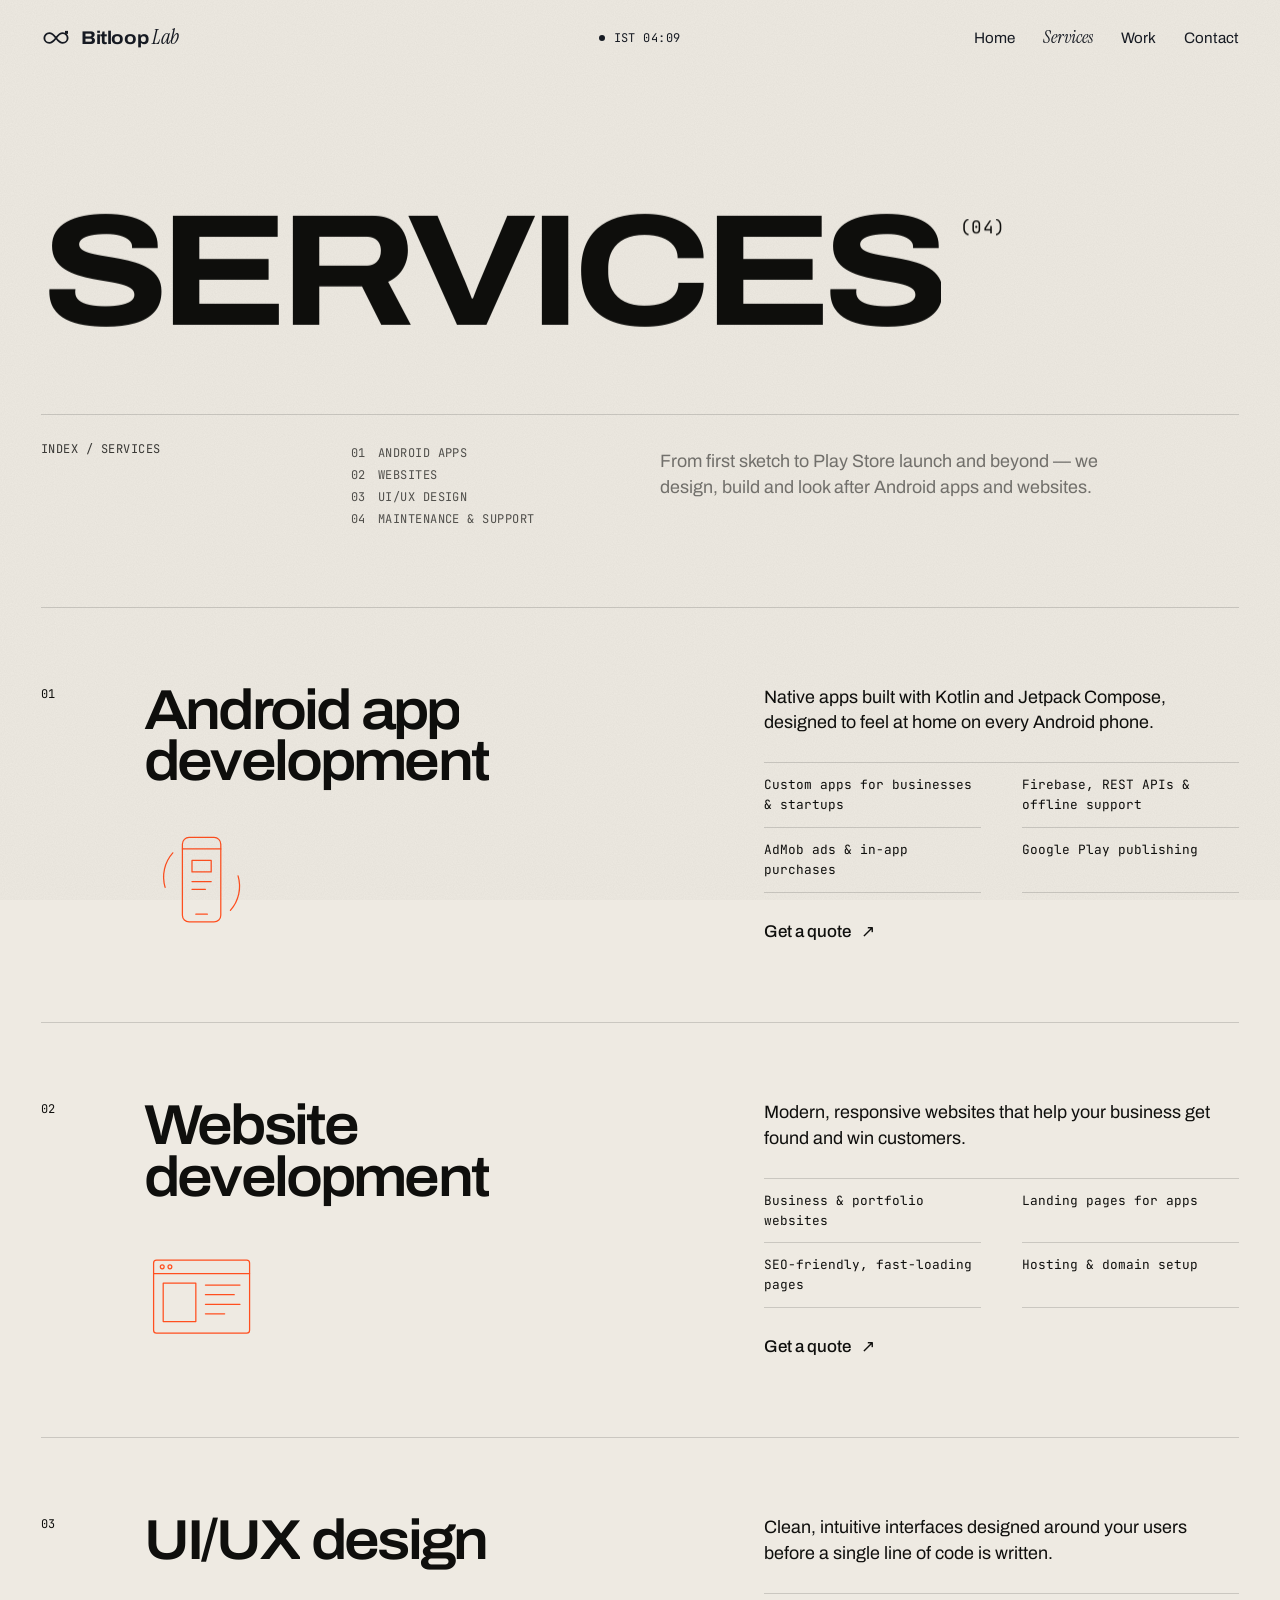
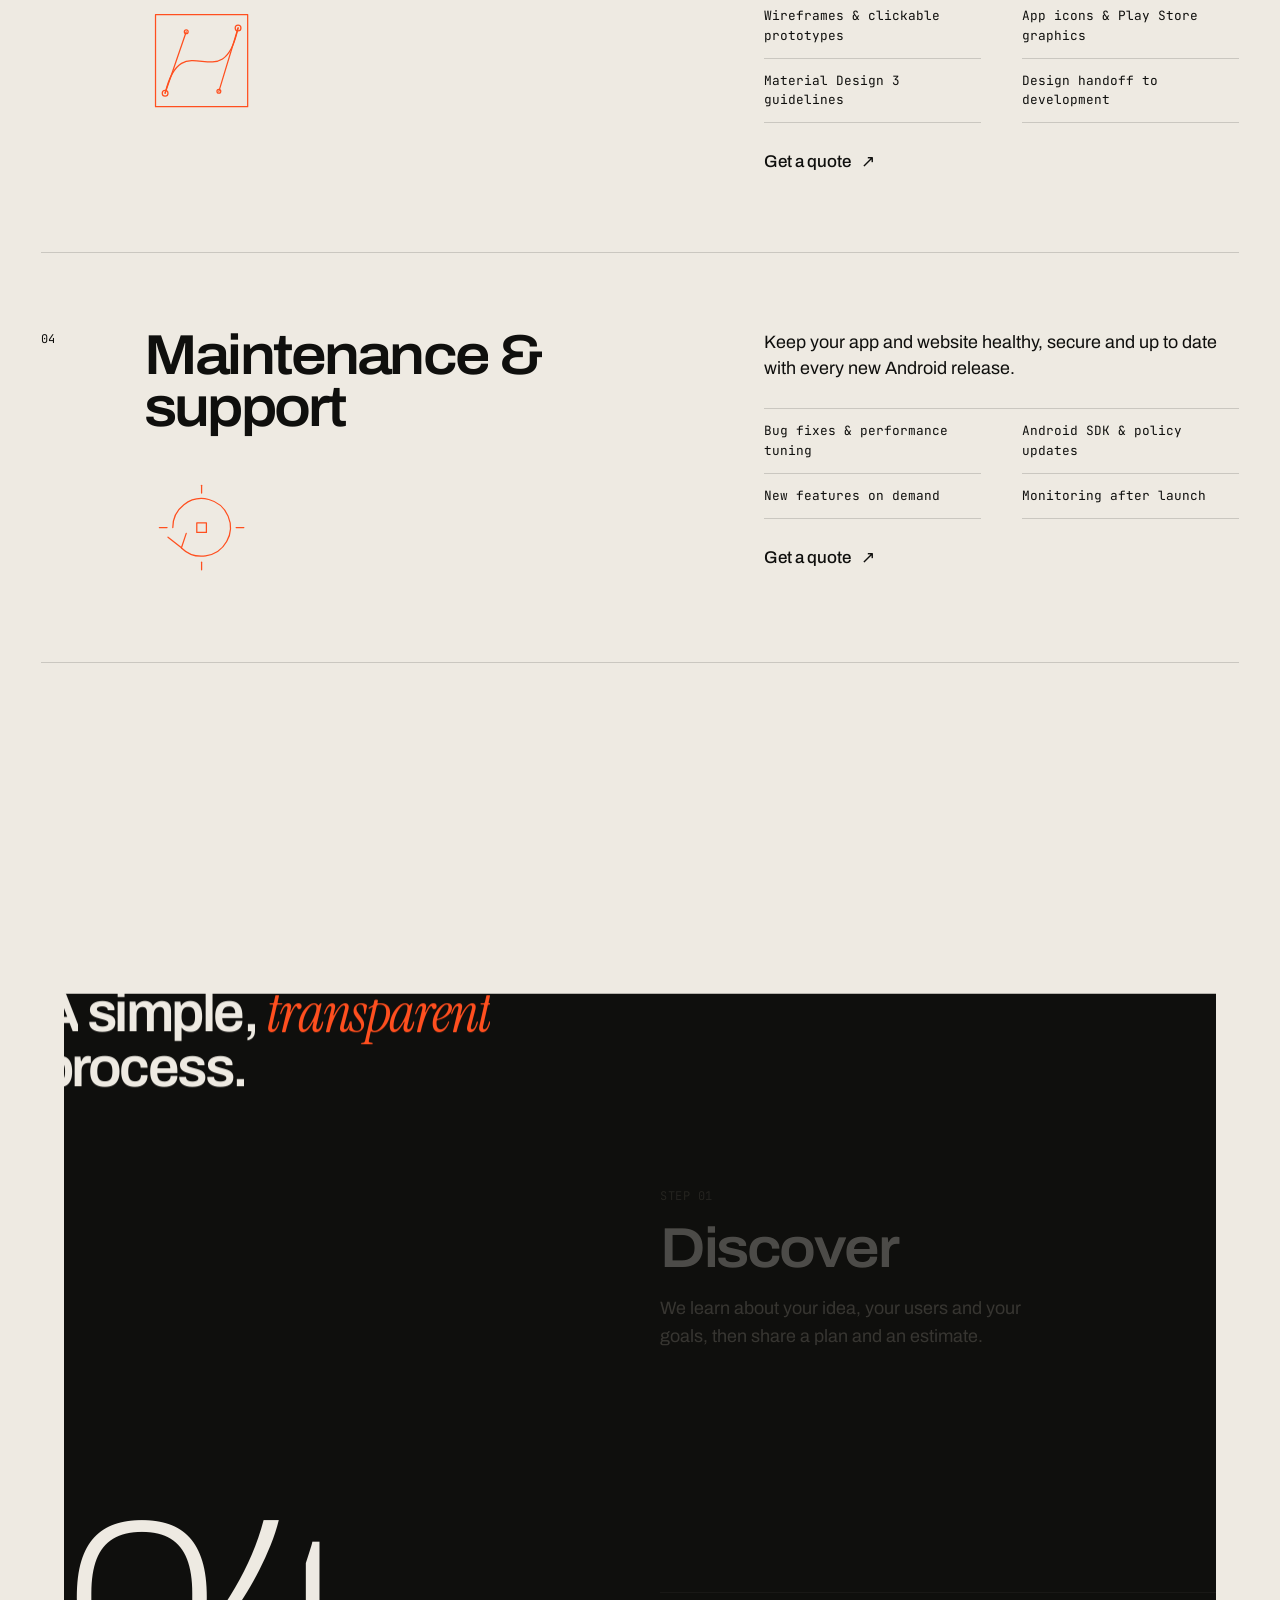
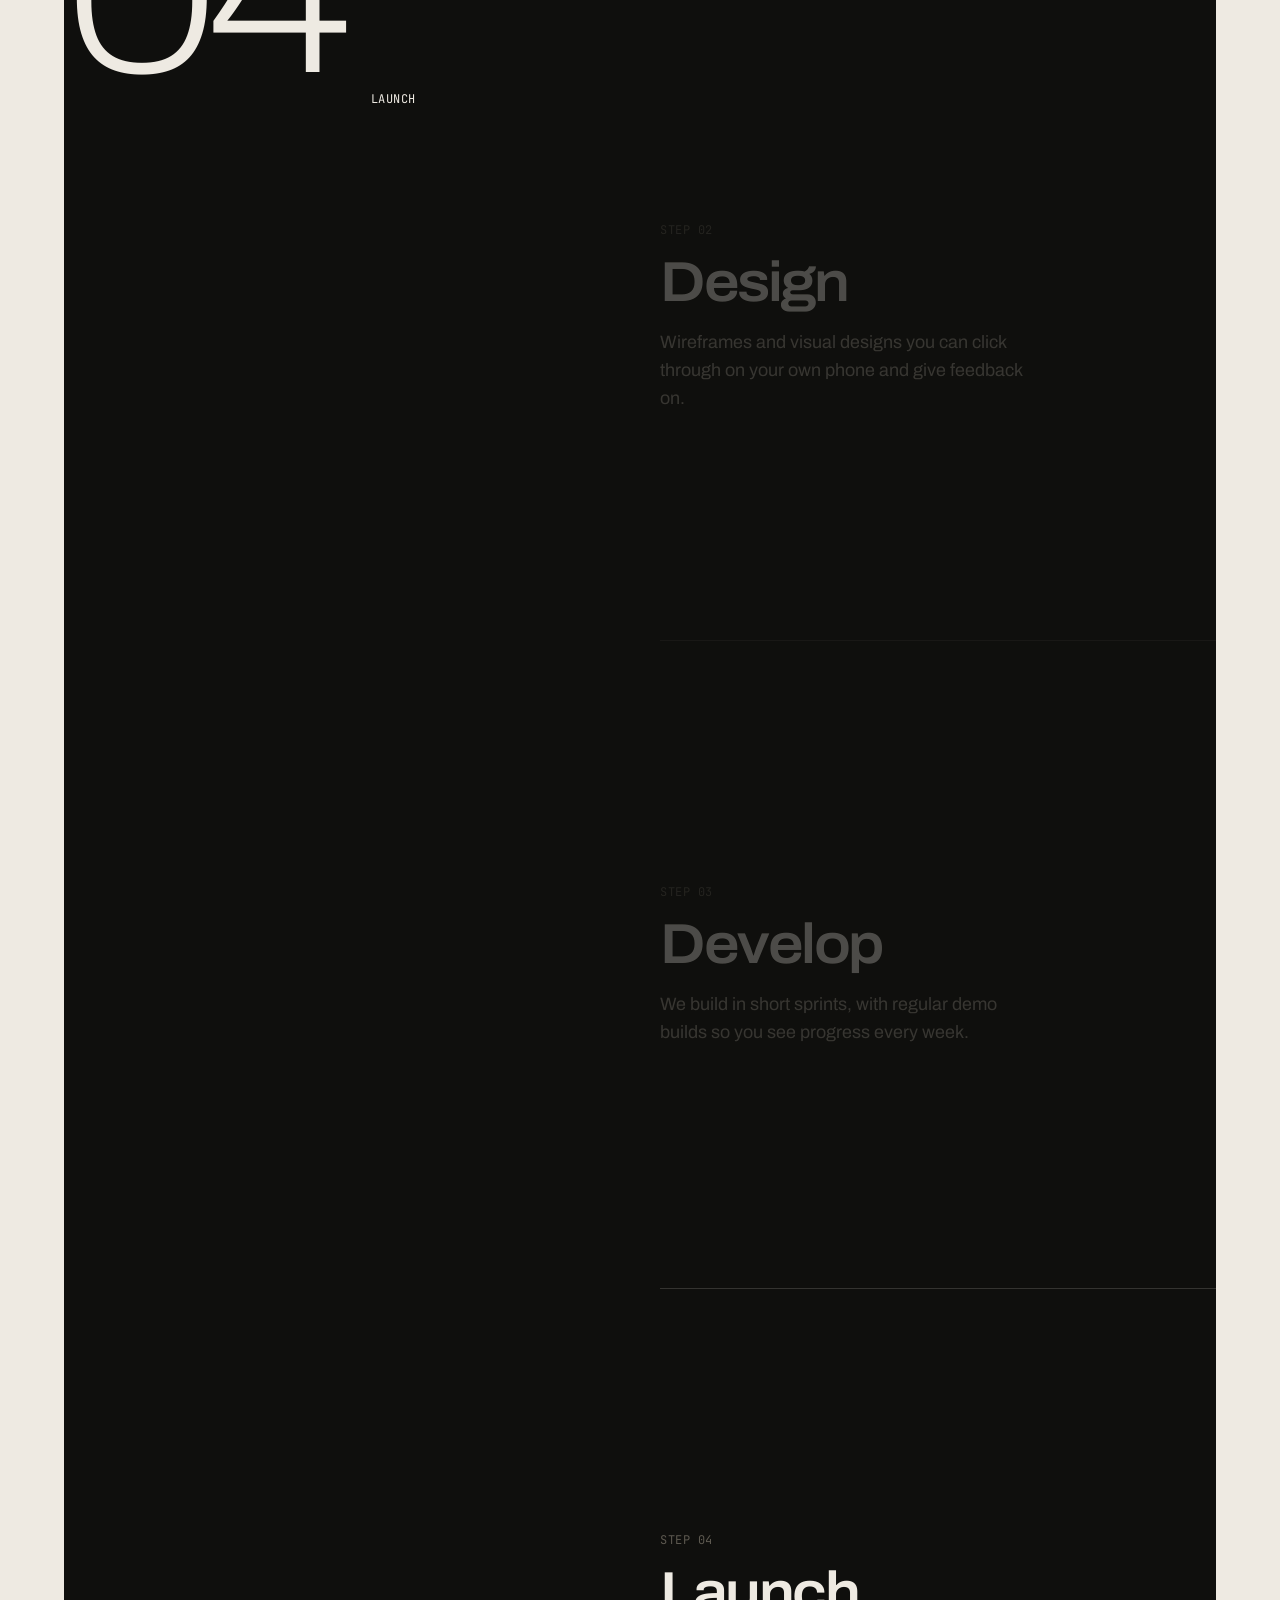
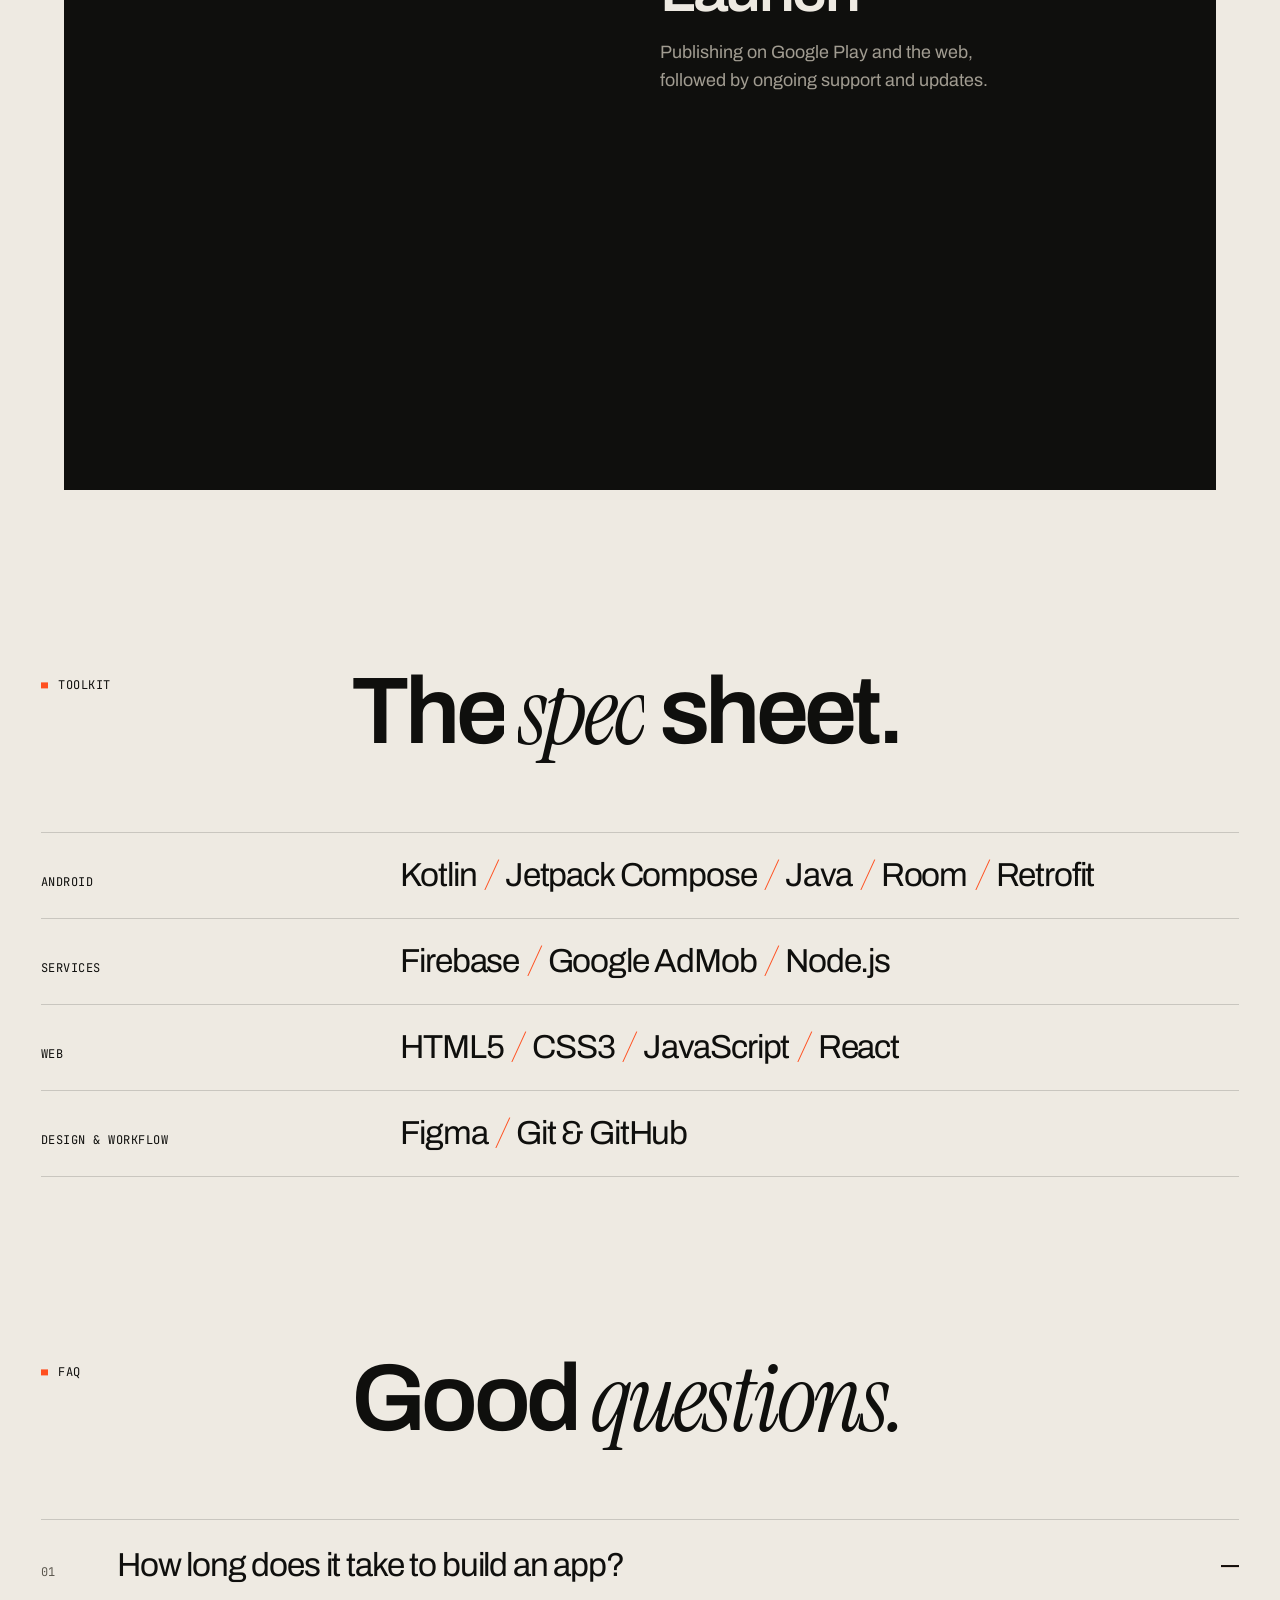
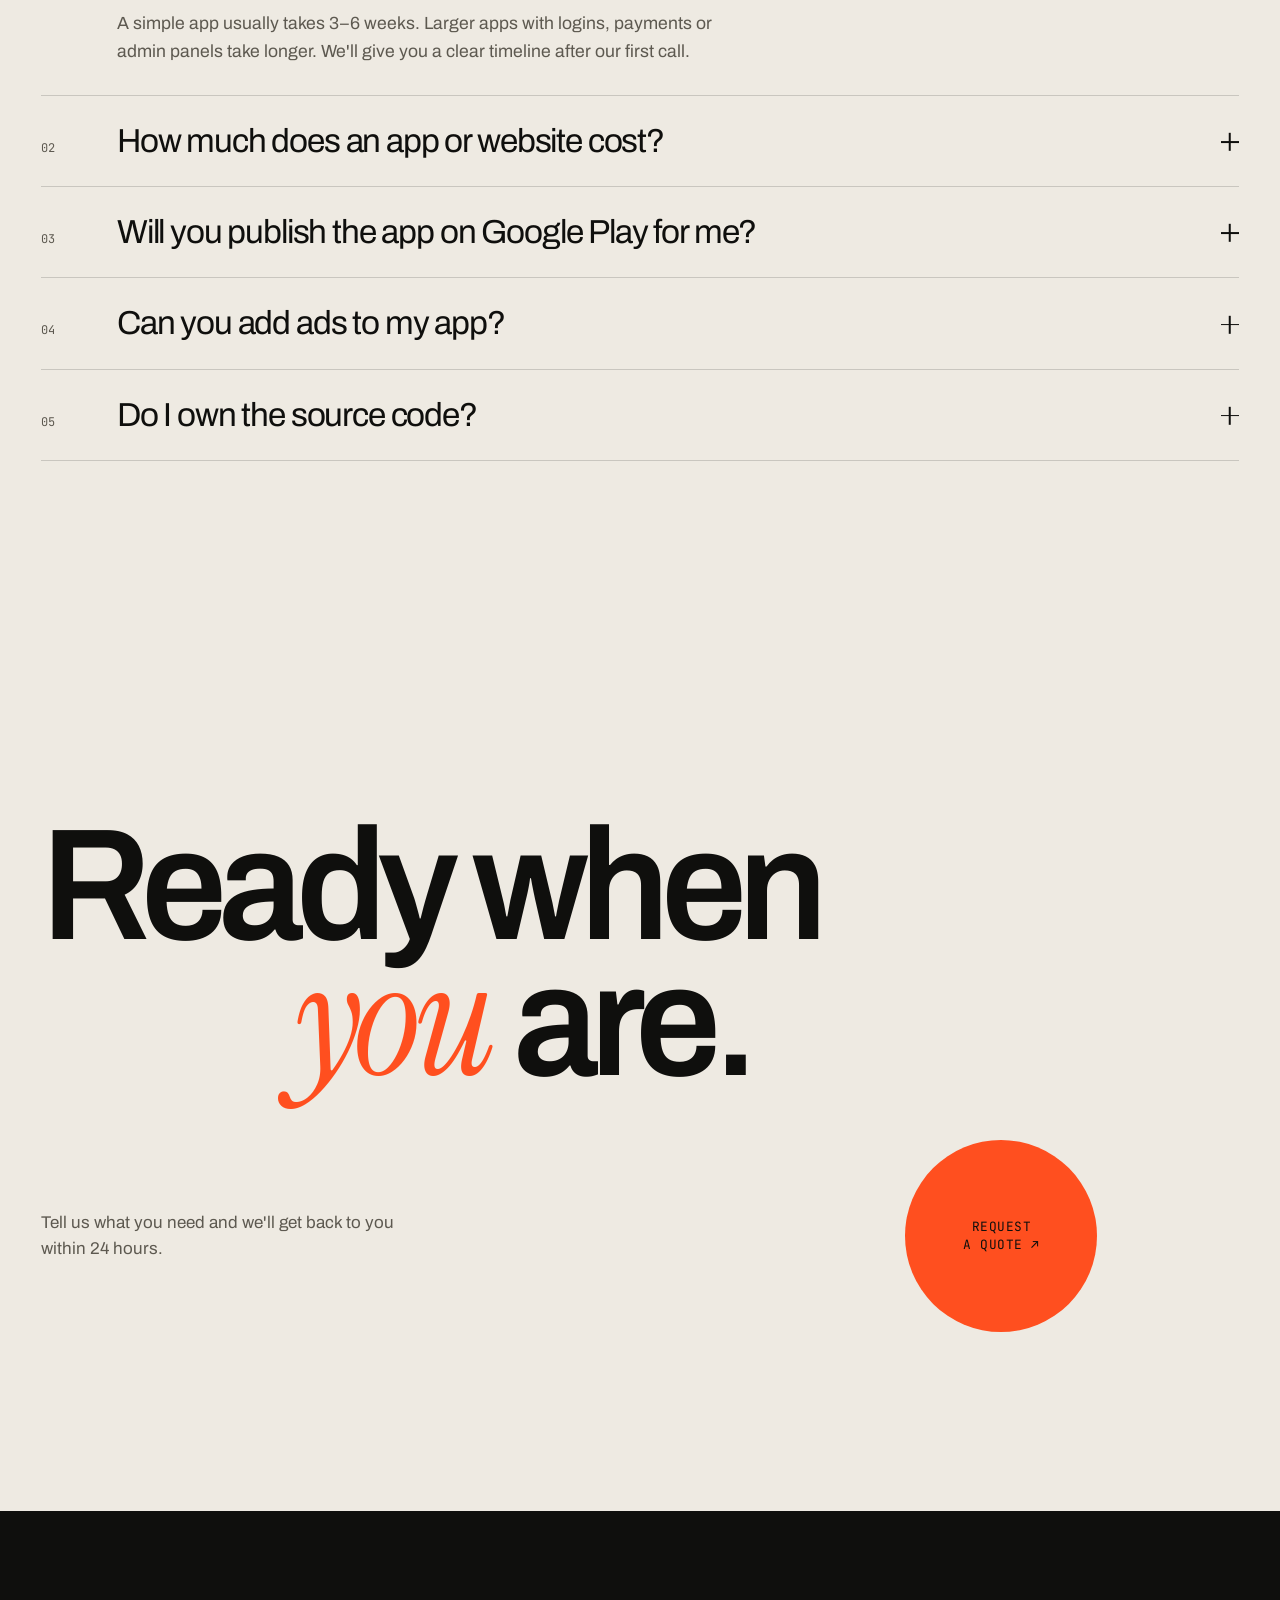
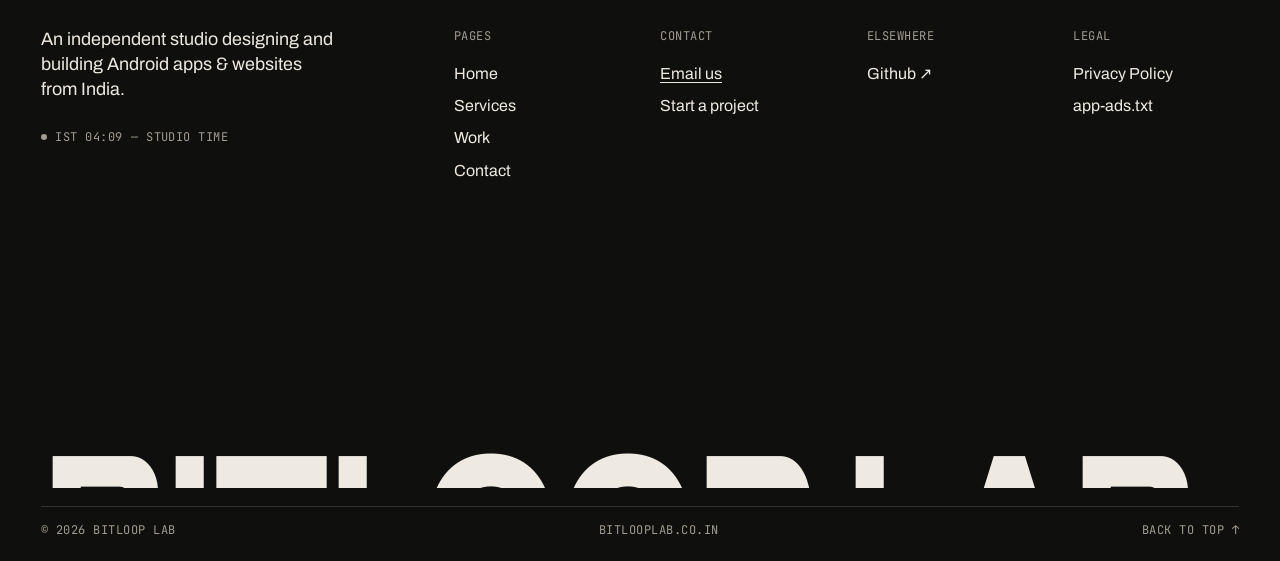
<file: services.html>
<!DOCTYPE html>
<html lang="en">
<head>
  <meta charset="UTF-8">
  <meta name="viewport" content="width=device-width, initial-scale=1">
  <title>Services — Bitloop Lab</title>
  <meta name="description" content="Android app development, website development, UI/UX design and maintenance from Bitloop Lab.">
  <link rel="canonical" href="https://bitlooplab.co.in/services.html">
  <meta property="og:url" content="https://bitlooplab.co.in/services.html">
  <meta property="og:site_name" content="Bitloop Lab">
  <meta property="og:title" content="Services — Bitloop Lab">
  <meta property="og:type" content="website">
  <meta name="theme-color" content="#0f0f0d">
  <link rel="icon" href="assets/img/logo.svg" type="image/svg+xml">
  <link rel="preconnect" href="https://fonts.googleapis.com">
  <link rel="preconnect" href="https://fonts.gstatic.com" crossorigin>
  <link href="https://fonts.googleapis.com/css2?family=Archivo:wdth,wght@62..125,100..900&family=Instrument+Serif:ital@0;1&family=JetBrains+Mono:wght@400;500&display=swap" rel="stylesheet">
  <link rel="stylesheet" href="assets/css/style.css?v=20261015">
  <script>!function(d){if(matchMedia("(prefers-reduced-motion: reduce)").matches)return;d.classList.add("motion");try{if(!sessionStorage.getItem("bl-seen"))d.classList.add("is-loading");else if(sessionStorage.getItem("bl-nav"))d.classList.add("is-arriving")}catch(e){}setTimeout(function(){d.classList.contains("motion-ok")||d.classList.remove("motion","is-loading","is-arriving")},4000)}(document.documentElement)</script>
</head>
<body data-page="services">
  <div class="loader" aria-hidden="true">
    <div class="loader__word">Bitloop <i>Lab</i></div>
    <div class="loader__row"><span class="mono">Android apps &amp; websites</span><span class="loader__count">000</span></div>
    <div class="loader__bar"></div>
  </div>
  <div class="curtain" aria-hidden="true"><span class="mono"></span></div>
  <div id="site-header"></div>

  <main id="main" tabindex="-1">
    <section class="phero">
      <h1 class="phero__title" data-split="intro">Services<sup>(04)</sup></h1>
      <div class="phero__row">
        <p class="crumb mono" data-reveal="intro"><a href="index.html">Index</a> / Services</p>
        <ol class="phero__index mono" data-reveal="intro">
          <li><a href="#android"><span>01</span>Android apps</a></li>
          <li><a href="#web"><span>02</span>Websites</a></li>
          <li><a href="#design"><span>03</span>UI/UX design</a></li>
          <li><a href="#support"><span>04</span>Maintenance &amp; support</a></li>
        </ol>
        <p data-reveal="intro">From first sketch to Play Store launch and beyond — we design, build and look after Android apps and websites.</p>
      </div>
    </section>

    <section class="svc-list" aria-label="Services in detail">
      <article class="svc-row" id="android">
        <p class="svc-row__num mono">01</p>
        <div class="svc-row__title"><h2 data-split>Android app development</h2><div class="glyph" data-glyph="android"></div></div>
        <div class="svc-row__body" data-reveal>
          <p>Native apps built with Kotlin and Jetpack Compose, designed to feel at home on every Android phone.</p>
          <ul><li>Custom apps for businesses &amp; startups</li><li>Firebase, REST APIs &amp; offline support</li><li>AdMob ads &amp; in-app purchases</li><li>Google Play publishing</li></ul>
          <a class="arrow-link" href="contact.html?service=Android%20App">Get a quote <span class="arr">↗</span></a>
        </div>
      </article>
      <article class="svc-row" id="web">
        <p class="svc-row__num mono">02</p>
        <div class="svc-row__title"><h2 data-split>Website development</h2><div class="glyph" data-glyph="web"></div></div>
        <div class="svc-row__body" data-reveal>
          <p>Modern, responsive websites that help your business get found and win customers.</p>
          <ul><li>Business &amp; portfolio websites</li><li>Landing pages for apps</li><li>SEO-friendly, fast-loading pages</li><li>Hosting &amp; domain setup</li></ul>
          <a class="arrow-link" href="contact.html?service=Website">Get a quote <span class="arr">↗</span></a>
        </div>
      </article>
      <article class="svc-row" id="design">
        <p class="svc-row__num mono">03</p>
        <div class="svc-row__title"><h2 data-split>UI/UX design</h2><div class="glyph" data-glyph="design"></div></div>
        <div class="svc-row__body" data-reveal>
          <p>Clean, intuitive interfaces designed around your users before a single line of code is written.</p>
          <ul><li>Wireframes &amp; clickable prototypes</li><li>App icons &amp; Play Store graphics</li><li>Material Design 3 guidelines</li><li>Design handoff to development</li></ul>
          <a class="arrow-link" href="contact.html?service=UI%2FUX%20Design">Get a quote <span class="arr">↗</span></a>
        </div>
      </article>
      <article class="svc-row" id="support">
        <p class="svc-row__num mono">04</p>
        <div class="svc-row__title"><h2 data-split>Maintenance &amp; support</h2><div class="glyph" data-glyph="support"></div></div>
        <div class="svc-row__body" data-reveal>
          <p>Keep your app and website healthy, secure and up to date with every new Android release.</p>
          <ul><li>Bug fixes &amp; performance tuning</li><li>Android SDK &amp; policy updates</li><li>New features on demand</li><li>Monitoring after launch</li></ul>
          <a class="arrow-link" href="contact.html?service=Maintenance">Get a quote <span class="arr">↗</span></a>
        </div>
      </article>
    </section>

    <!-- Process: sticky storytelling -->
    <section class="process" aria-labelledby="procTitle">
      <div class="process__panel" data-ink-reveal>
        <div class="process__grid">
          <div class="process__sticky">
            <div>
              <p class="sec-label mono">How we work</p>
              <h2 id="procTitle" data-split>A simple, <em>transparent</em> process.</h2>
            </div>
            <div class="odometer" aria-hidden="true">
              <div class="odometer__track"><div class="odometer__fill"></div></div>
              <div class="odometer__digits"><span>0</span><span class="odometer__col"><span>1</span><span>2</span><span>3</span><span>4</span></span></div>
              <p class="mono" id="odoName">Discover</p>
            </div>
          </div>
          <ol class="process__steps">
            <li class="step"><span class="mono muted">Step 01</span><h3>Discover</h3><p>We learn about your idea, your users and your goals, then share a plan and an estimate.</p></li>
            <li class="step"><span class="mono muted">Step 02</span><h3>Design</h3><p>Wireframes and visual designs you can click through on your own phone and give feedback on.</p></li>
            <li class="step"><span class="mono muted">Step 03</span><h3>Develop</h3><p>We build in short sprints, with regular demo builds so you see progress every week.</p></li>
            <li class="step"><span class="mono muted">Step 04</span><h3>Launch</h3><p>Publishing on Google Play and the web, followed by ongoing support and updates.</p></li>
          </ol>
        </div>
      </div>
    </section>

    <!-- Toolkit -->
    <section class="sec" aria-labelledby="specTitle">
      <div class="sec-head">
        <p class="sec-label mono">Toolkit</p>
        <h2 id="specTitle" data-split>The <em>spec</em> sheet.</h2>
      </div>
      <table class="spec" data-reveal>
        <caption class="sr-only">Technologies we work with</caption>
        <tbody>
          <tr><th scope="row" class="mono">Android</th><td><span>Kotlin</span> <span>Jetpack Compose</span> <span>Java</span> <span>Room</span> <span>Retrofit</span></td></tr>
          <tr><th scope="row" class="mono">Services</th><td><span>Firebase</span> <span>Google AdMob</span> <span>Node.js</span></td></tr>
          <tr><th scope="row" class="mono">Web</th><td><span>HTML5</span> <span>CSS3</span> <span>JavaScript</span> <span>React</span></td></tr>
          <tr><th scope="row" class="mono">Design &amp; workflow</th><td><span>Figma</span> <span>Git &amp; GitHub</span></td></tr>
        </tbody>
      </table>
    </section>

    <!-- FAQ -->
    <section class="sec" aria-labelledby="faqTitle" style="padding-top:0">
      <div class="sec-head">
        <p class="sec-label mono">FAQ</p>
        <h2 id="faqTitle" data-split>Good <em>questions.</em></h2>
      </div>
      <div class="faq" data-reveal>
        <details open>
          <summary><span class="mono muted">01</span><span>How long does it take to build an app?</span><span class="x" aria-hidden="true"></span></summary>
          <div class="ans"><p>A simple app usually takes 3–6 weeks. Larger apps with logins, payments or admin panels take longer. We'll give you a clear timeline after our first call.</p></div>
        </details>
        <details>
          <summary><span class="mono muted">02</span><span>How much does an app or website cost?</span><span class="x" aria-hidden="true"></span></summary>
          <div class="ans"><p>Every project is different. Share your idea on the contact page and we'll send a free, no-obligation estimate.</p></div>
        </details>
        <details>
          <summary><span class="mono muted">03</span><span>Will you publish the app on Google Play for me?</span><span class="x" aria-hidden="true"></span></summary>
          <div class="ans"><p>Yes. We prepare the store listing, screenshots and privacy policy, and handle the full publishing process.</p></div>
        </details>
        <details>
          <summary><span class="mono muted">04</span><span>Can you add ads to my app?</span><span class="x" aria-hidden="true"></span></summary>
          <div class="ans"><p>Yes. We integrate Google AdMob and set up the app-ads.txt file on your website so your ad inventory is verified.</p></div>
        </details>
        <details>
          <summary><span class="mono muted">05</span><span>Do I own the source code?</span><span class="x" aria-hidden="true"></span></summary>
          <div class="ans"><p>Absolutely. Once the project is complete, you get the full source code and access to all accounts.</p></div>
        </details>
      </div>
    </section>

    <section class="cta wrap" aria-labelledby="ctaTitle">
      <h2 class="cta__title" id="ctaTitle"><span class="line"><span>Ready when</span></span><span class="line"><span><em>you</em> are.</span></span></h2>
      <div class="cta__row">
        <p>Tell us what you need and we'll get back to you within 24 hours.</p>
        <a class="circle-btn" href="contact.html" data-magnetic><span>Request<br>a quote ↗</span></a>
      </div>
    </section>
  </main>

  <div id="site-footer"></div>

  <script src="assets/vendor/gsap.min.js"></script>
  <script src="assets/vendor/ScrollTrigger.min.js"></script>
  <script src="assets/js/data.js?v=20261015"></script>
  <script src="assets/js/main.js?v=20261015"></script>
</body>
</html>
</file>
<file: assets/css/style.css>
/* ==========================================================
   Bitloop Lab — "Lab notebook / print shop"
   Paper + ink, one signal colour. Archivo (variable width) for
   display & text, Instrument Serif italic for emphasis,
   JetBrains Mono for annotations.
   ========================================================== */

:root {
  --paper: #eeeae2;
  --paper-2: #e5e0d5;
  --ink: #0f0f0d;
  --ink-2: #1b1b18;
  --muted: #5d5950;
  --muted-ink: #a19c91;
  --signal: #ff4f1f;
  --line: rgba(15, 15, 13, 0.16);
  --line-ink: rgba(238, 234, 226, 0.16);

  --f-sans: "Archivo", "Helvetica Neue", Arial, sans-serif;
  --f-serif: "Instrument Serif", "Times New Roman", serif;
  --f-mono: "JetBrains Mono", ui-monospace, "SFMono-Regular", Menlo, monospace;

  --fs-mega: clamp(3.3rem, 12.4vw, 13.5rem);
  --fs-xl: clamp(2.7rem, 7.4vw, 7.6rem);
  --fs-l: clamp(2rem, 4.4vw, 4.3rem);
  --fs-m: clamp(1.4rem, 2.6vw, 2.4rem);
  --fs-s: clamp(1.1rem, 1.4vw, 1.3rem);

  --gutter: clamp(16px, 3.2vw, 44px);
  --header-h: 76px;
  --ease: cubic-bezier(0.16, 1, 0.3, 1);
  --ease-io: cubic-bezier(0.87, 0, 0.13, 1);
  color-scheme: light;
}

*, *::before, *::after { box-sizing: border-box; margin: 0; padding: 0; }
html { -webkit-text-size-adjust: 100%; }
body {
  background: var(--paper);
  color: var(--ink);
  font-family: var(--f-sans);
  font-size: 1.0625rem;
  line-height: 1.55;
  font-stretch: 100%;
  -webkit-font-smoothing: antialiased;
  text-rendering: optimizeLegibility;
  overflow-x: clip;
}
/* paper grain */
body::after {
  content: ""; position: fixed; inset: 0; z-index: 90; pointer-events: none; opacity: 0.07;
  background-image: url("data:image/svg+xml,%3Csvg xmlns='http://www.w3.org/2000/svg' width='160' height='160'%3E%3Cfilter id='n'%3E%3CfeTurbulence type='fractalNoise' baseFrequency='.9' numOctaves='2' stitchTiles='stitch'/%3E%3CfeColorMatrix values='0 0 0 0 0 0 0 0 0 0 0 0 0 0 0 0 0 0 .55 0'/%3E%3C/filter%3E%3Crect width='100%25' height='100%25' filter='url(%23n)'/%3E%3C/svg%3E");
}
img, svg, canvas { display: block; max-width: 100%; }
a { color: inherit; text-decoration: none; }
button, input, select, textarea { font: inherit; color: inherit; }
button { background: none; border: 0; cursor: pointer; }
::selection { background: var(--signal); color: var(--ink); }
:focus-visible { outline: 2px solid var(--signal); outline-offset: 4px; }
main:focus { outline: none; }

.sr-only {
  position: absolute !important; width: 1px; height: 1px; overflow: hidden;
  clip: rect(0 0 0 0); clip-path: inset(50%); white-space: nowrap;
}
.skip-link {
  position: fixed; left: var(--gutter); top: 12px; z-index: 200;
  background: var(--ink); color: var(--paper); padding: 10px 16px;
  font-family: var(--f-mono); font-size: 0.8rem; transform: translateY(-160%);
  transition: transform 0.3s var(--ease);
}
.skip-link:focus { transform: none; }

/* ---------- Primitives ---------- */
.wrap { padding-inline: var(--gutter); }
.grid12 { display: grid; grid-template-columns: repeat(12, minmax(0, 1fr)); column-gap: var(--gutter); }
.mono {
  font-family: var(--f-mono); font-size: 0.75rem; line-height: 1.5;
  letter-spacing: 0.04em; text-transform: uppercase;
}
.muted { color: var(--muted); }
.serif { font-family: var(--f-serif); font-style: italic; font-weight: 400; letter-spacing: -0.01em; }
.signal { color: var(--signal); }
.sec-label { display: flex; gap: 0.9em; align-items: baseline; }
.sec-label::before { content: ""; width: 0.55em; height: 0.55em; background: var(--signal); flex: none; transform: translateY(-0.05em); }

.ink { background: var(--ink); color: var(--paper); }
.ink .muted { color: var(--muted-ink); }

/* split-text masks (built by main.js) */
.w { display: inline-block; overflow: hidden; vertical-align: top; padding-bottom: 0.2em; margin-bottom: -0.2em; }
.wi { display: inline-block; will-change: transform; }

/* text roll link */
.roll { display: inline-flex; overflow: hidden; line-height: 1.25; }
.roll > span { display: block; position: relative; transition: transform 0.55s var(--ease); }
.roll > span::after { content: attr(data-text); position: absolute; left: 0; top: 100%; }
.roll:hover > span, .roll:focus-visible > span { transform: translateY(-100%); }

/* underline link */
.u {
  background: linear-gradient(currentColor, currentColor) no-repeat 0 100% / 100% 1px;
  transition: background-size 0.6s var(--ease);
  padding-bottom: 0.08em;
}
.u:hover, .u:focus-visible { background-size: 0 1px; background-position: 100% 100%; }

/* arrow link */
.arrow-link { display: inline-flex; align-items: center; gap: 0.6em; font-weight: 500; }
.arrow-link .arr { display: inline-block; transition: transform 0.5s var(--ease); }
.arrow-link:hover .arr { transform: translate(0.25em, -0.25em); }

/* solid button (square, deliberate) */
.btn {
  display: inline-flex; align-items: center; gap: 0.8em;
  padding: 1em 1.4em; background: var(--ink); color: var(--paper);
  font-family: var(--f-mono); font-size: 0.8rem; letter-spacing: 0.04em; text-transform: uppercase;
  position: relative; overflow: hidden; isolation: isolate;
  transition: color 0.5s var(--ease);
}
.btn::before {
  content: ""; position: absolute; inset: 0; z-index: -1; background: var(--signal);
  transform: translateY(101%); transition: transform 0.55s var(--ease);
}
.btn:hover::before, .btn:focus-visible::before { transform: none; }
.btn:hover, .btn:focus-visible { color: var(--ink); }
.btn:active { transform: scale(0.97); }
.ink .btn { background: var(--paper); color: var(--ink); }

/* ---------- Progress, header, menu ---------- */
.progress {
  position: fixed; top: 0; left: 0; right: 0; height: 2px; z-index: 120;
  background: var(--signal); transform-origin: 0 50%; transform: scaleX(0);
}
.site-header {
  position: fixed; inset: 0 0 auto; z-index: 110; height: var(--header-h);
  display: grid; grid-template-columns: 1fr auto 1fr; align-items: center;
  padding-inline: var(--gutter);
  color: #fff; mix-blend-mode: difference;
  transition: transform 0.6s var(--ease);
}
.site-header.is-hidden { transform: translateY(-110%); }
.brand { display: inline-flex; align-items: center; gap: 10px; font-size: 1.15rem; letter-spacing: -0.02em; justify-self: start; }
.brand svg { width: 30px; height: 30px; }
.brand b { font-weight: 700; font-stretch: 112%; }
.brand i { font-family: var(--f-serif); font-weight: 400; font-size: 1.12em; }
.clock { justify-self: center; display: inline-flex; gap: 0.7em; align-items: center; }
.clock .pulse { width: 6px; height: 6px; border-radius: 50%; background: currentColor; animation: blink 2s steps(2, jump-none) infinite; }
.nav-wrap { justify-self: end; }
.nav { display: flex; align-items: center; gap: clamp(14px, 2.2vw, 34px); list-style: none; }
.nav a { font-size: 0.95rem; }
.nav a[aria-current="page"] { font-family: var(--f-serif); font-style: italic; font-size: 1.12rem; }
.menu-btn { display: none; justify-self: end; align-items: center; gap: 10px; color: inherit; }
.menu-btn .bars { width: 26px; height: 10px; position: relative; }
.menu-btn .bars::before, .menu-btn .bars::after {
  content: ""; position: absolute; left: 0; right: 0; height: 1.5px; background: currentColor;
  transition: transform 0.5s var(--ease), top 0.5s var(--ease);
}
.menu-btn .bars::before { top: 0; }
.menu-btn .bars::after { top: 8.5px; }
.menu-open .menu-btn .bars::before { top: 4.25px; transform: rotate(45deg); }
.menu-open .menu-btn .bars::after { top: 4.25px; transform: rotate(-45deg); }

.menu {
  position: fixed; inset: 0; z-index: 105; background: var(--ink); color: var(--paper);
  display: flex; flex-direction: column; justify-content: space-between;
  padding: calc(var(--header-h) + 4vh) var(--gutter) 28px;
  clip-path: inset(0 0 100% 0); visibility: hidden;
  transition: clip-path 0.8s var(--ease-io), visibility 0s linear 0.8s;
}
.menu-open .menu { clip-path: inset(0 0 0 0); visibility: visible; transition: clip-path 0.8s var(--ease-io), visibility 0s; }
.menu ol { list-style: none; }
.menu li { border-top: 1px solid var(--line-ink); overflow: hidden; }
.menu li a {
  display: flex; align-items: baseline; gap: 18px; padding: 10px 0;
  font-size: clamp(2.6rem, 13vw, 6rem); font-stretch: 118%; font-weight: 600; letter-spacing: -0.04em; line-height: 1.05;
  transform: translateY(105%); transition: transform 0.9s var(--ease);
}
.menu li a .mono { color: var(--muted-ink); }
.menu li a[aria-current="page"] { color: var(--signal); }
.menu-open .menu li a { transform: none; }
.menu-open .menu li:nth-child(2) a { transition-delay: 0.06s; }
.menu-open .menu li:nth-child(3) a { transition-delay: 0.12s; }
.menu-open .menu li:nth-child(4) a { transition-delay: 0.18s; }
.menu-open .menu li:nth-child(5) a { transition-delay: 0.24s; }
.menu__foot { display: flex; justify-content: space-between; gap: 16px; flex-wrap: wrap; color: var(--muted-ink); }
.menu-open { overflow: hidden; }

/* ---------- Loader & page curtain ---------- */
.loader, .curtain {
  position: fixed; inset: 0; z-index: 150; background: var(--ink); color: var(--paper);
  pointer-events: none; visibility: hidden;
}
.loader { display: grid; grid-template-rows: 1fr auto; padding: var(--gutter); }
.loader__word { align-self: center; font-size: var(--fs-xl); font-stretch: 120%; font-weight: 700; letter-spacing: -0.04em; line-height: 0.9; }
.loader__word i { font-family: var(--f-serif); font-weight: 400; font-stretch: 100%; }
.loader__row { display: flex; justify-content: space-between; align-items: end; }
.loader__count { font-size: var(--fs-l); font-weight: 300; font-stretch: 125%; font-variant-numeric: tabular-nums; line-height: 1; }
.loader__bar { position: absolute; left: 0; bottom: 0; height: 2px; width: 100%; background: var(--signal); transform-origin: 0 50%; transform: scaleX(0); }
.curtain { display: grid; place-items: center; }
.curtain .mono { color: var(--muted-ink); }
html.is-loading .loader, html.is-arriving .curtain { visibility: visible; }

/* ---------- Cursor ---------- */
.cursor {
  position: fixed; left: 0; top: 0; z-index: 130; pointer-events: none;
  width: 14px; height: 14px; margin: -7px 0 0 -7px; border-radius: 50%;
  background: var(--paper); mix-blend-mode: difference;
  display: grid; place-items: center; opacity: 0;
  transition: width 0.5s var(--ease), height 0.5s var(--ease), margin 0.5s var(--ease), opacity 0.3s;
}
.cursor span { font-family: var(--f-mono); font-size: 0.68rem; letter-spacing: 0.06em; text-transform: uppercase; color: var(--ink); opacity: 0; transition: opacity 0.3s; }
.cursor.is-visible { opacity: 1; }
.cursor.is-link { width: 44px; height: 44px; margin: -22px 0 0 -22px; }
.cursor.is-label { width: 92px; height: 92px; margin: -46px 0 0 -46px; mix-blend-mode: normal; background: var(--signal); }
.cursor.is-label span { opacity: 1; }

/* ---------- Hero (home) ---------- */
.hero {
  position: relative; min-height: 100svh; overflow: hidden;
  display: grid; grid-template-rows: 1fr auto;
  padding: calc(var(--header-h) + 3vh) var(--gutter) 22px;
}
.hero__canvas { position: absolute; top: 0; bottom: 0; right: -4vw; width: 66vw; z-index: 0; }
.hero__canvas canvas { width: 100%; height: 100%; }
.hero__body { position: relative; z-index: 1; align-self: end; display: grid; grid-template-columns: repeat(12, minmax(0, 1fr)); column-gap: var(--gutter); row-gap: 40px; padding-bottom: 5vh; }
.hero__title {
  grid-column: 1 / -1;
  font-size: var(--fs-mega); line-height: 0.84; font-weight: 600; letter-spacing: -0.055em; font-stretch: 96%;
}
.hero__title .line { display: block; overflow: hidden; padding-bottom: 0.2em; margin-bottom: -0.2em; }
.hero__title .line > span { display: inline-block; }
.hero__title .line:nth-child(2) { padding-left: 1.15em; }
.hero__title em { font-family: var(--f-serif); font-weight: 400; letter-spacing: -0.03em; color: var(--signal); font-size: 1.08em; padding-right: 0.04em; }
.hero__title .note { font-size: 0.72rem; letter-spacing: 0.04em; vertical-align: top; margin-left: 1.2em; display: inline-block; transform: translateY(1.6em); max-width: 18ch; line-height: 1.5; font-weight: 400; }
.hero__aside { grid-column: 8 / span 4; display: grid; gap: 26px; align-content: start; }
.hero__aside p { font-size: var(--fs-s); line-height: 1.45; max-width: 34ch; }
.hero__actions { display: flex; flex-wrap: wrap; gap: 22px; align-items: center; }
.hero__meta {
  position: relative; z-index: 1;
  display: grid; grid-template-columns: repeat(4, 1fr); gap: var(--gutter);
  border-top: 1px solid var(--line); padding-top: 14px;
}
.hero__meta .scroll-cue { justify-self: end; display: inline-flex; gap: 10px; align-items: center; }
.scroll-cue .tick { width: 1px; height: 22px; background: currentColor; transform-origin: top; animation: tick 2.4s var(--ease) infinite; }

/* ---------- Sections ---------- */
.sec { padding: clamp(90px, 14vw, 200px) var(--gutter); position: relative; }
.sec-head { display: grid; grid-template-columns: repeat(12, minmax(0, 1fr)); column-gap: var(--gutter); align-items: end; margin-bottom: clamp(40px, 6vw, 90px); }
.sec-head .sec-label { grid-column: 1 / span 3; align-self: start; padding-top: 0.6em; }
.sec-head h2 { grid-column: 4 / span 8; font-size: var(--fs-xl); line-height: 0.9; font-weight: 600; letter-spacing: -0.05em; font-stretch: 100%; }
.sec-head h2 em, h2 em, h1 em { font-family: var(--f-serif); font-weight: 400; letter-spacing: -0.03em; }

/* manifesto */
.manifesto .grid12 { row-gap: 60px; }
.manifesto .sec-label { grid-column: 1 / span 3; padding-top: 0.9em; }
.manifesto__text {
  grid-column: 4 / span 9; font-size: clamp(1.7rem, 3.6vw, 3.5rem); line-height: 1.1; letter-spacing: -0.035em; font-weight: 450;
  text-indent: 2.6em;
}
.manifesto__text em { font-family: var(--f-serif); font-weight: 400; letter-spacing: -0.02em; }
.figures { grid-column: 4 / span 9; display: grid; grid-template-columns: repeat(4, 1fr); border-top: 1px solid var(--line); }
.figure { padding: 22px 18px 0 0; border-right: 1px solid var(--line); margin-right: 18px; }
.figure:last-child { border-right: 0; }
.figure strong { display: block; font-size: clamp(2.6rem, 5vw, 4.8rem); font-weight: 300; font-stretch: 125%; letter-spacing: -0.04em; line-height: 1; font-variant-numeric: tabular-nums; }
.figure span { display: block; margin-top: 12px; }

/* services — horizontal (home) */
.svc-h { padding: 0; }
.svc-h__panel { background: var(--ink); color: var(--paper); overflow: hidden; }
.svc-h__track { display: flex; height: 100svh; width: max-content; }
.svc-h__intro {
  width: 52vw; padding: calc(var(--header-h) + 6vh) var(--gutter) 6vh;
  display: flex; flex-direction: column; justify-content: space-between;
}
.svc-h__intro h2 { font-size: var(--fs-xl); line-height: 0.88; letter-spacing: -0.05em; font-weight: 600; }
.svc-h__intro h2 em { color: var(--signal); }
.svc-h__intro .hint { display: inline-flex; align-items: center; gap: 14px; color: var(--muted-ink); }
.svc-h__intro .hint .line { width: 80px; height: 1px; background: currentColor; }
.svc-card {
  width: 36vw; min-width: 380px; border-left: 1px solid var(--line-ink);
  padding: calc(var(--header-h) + 6vh) clamp(24px, 2.6vw, 44px) 6vh;
  display: grid; grid-template-rows: auto 1fr auto; gap: 30px;
}
.svc-card__top { display: flex; justify-content: space-between; align-items: start; color: var(--muted-ink); }
.glyph { width: clamp(90px, 9vw, 140px); color: var(--signal); }
.glyph svg { width: 100%; height: auto; overflow: visible; }
.glyph path, .glyph rect, .glyph circle, .glyph line, .glyph polyline { fill: none; stroke: currentColor; stroke-width: 1.3; stroke-linecap: round; stroke-linejoin: round; }
.svc-card h3 { font-size: clamp(2rem, 3.4vw, 3.4rem); line-height: 0.95; font-weight: 600; letter-spacing: -0.045em; font-stretch: 108%; align-self: end; }
.svc-card p { color: var(--muted-ink); max-width: 36ch; }
.svc-card ul { list-style: none; margin-top: 18px; display: grid; gap: 6px; }
.svc-card li { font-family: var(--f-mono); font-size: 0.78rem; letter-spacing: 0.02em; display: flex; gap: 10px; }
.svc-card li::before { content: "—"; color: var(--signal); }
.svc-card .arrow-link { margin-top: 26px; color: var(--paper); }

/* work list (home) */
.work-list { list-style: none; border-bottom: 1px solid var(--line); }
.work-row {
  display: grid; grid-template-columns: 70px minmax(0, 1fr) 170px 150px 40px; align-items: center; gap: 16px;
  padding: clamp(18px, 2.4vw, 34px) 0; border-top: 1px solid var(--line);
  transition: opacity 0.5s var(--ease);
}
.work-row__name {
  font-size: clamp(2rem, 5.6vw, 5.4rem); font-weight: 500; letter-spacing: -0.045em; line-height: 0.95; font-stretch: 104%;
  transition: transform 0.7s var(--ease);
}
.work-row__name em { font-family: var(--f-serif); font-weight: 400; }
.work-row .arr { justify-self: end; font-size: 1.4rem; transition: transform 0.6s var(--ease); }
@media (hover: hover) {
  .work-list:hover .work-row { opacity: 0.32; }
  .work-list .work-row:hover { opacity: 1; }
  .work-row:hover .work-row__name { transform: translateX(0.35em); }
  .work-row:hover .arr { transform: rotate(-45deg); color: var(--signal); }
}
.work-row:focus-visible .work-row__name { transform: translateX(0.35em); }
.work-row:focus-visible .arr { transform: rotate(-45deg); color: var(--signal); }
.work-row__thumb { display: none; }
.work-foot { display: flex; justify-content: space-between; align-items: center; margin-top: 30px; gap: 20px; flex-wrap: wrap; }

.work-preview {
  position: fixed; left: 0; top: 0; z-index: 60; pointer-events: none;
  width: clamp(220px, 20vw, 300px); aspect-ratio: 4 / 5;
  overflow: hidden; visibility: hidden;
}
.work-preview__stack { position: absolute; inset: 0; }
.work-preview .poster { position: absolute; inset: 0; }

/* poster (app identity tile) */
.poster {
  --tone: var(--ink); --on: var(--paper);
  background: var(--tone); color: var(--on);
  position: relative; overflow: hidden; aspect-ratio: 4 / 5;
  display: grid; grid-template-rows: auto 1fr auto; padding: 18px;
}
.poster__top { display: flex; justify-content: space-between; opacity: 0.75; }
.poster__sig { align-self: center; justify-self: center; width: 72%; }
.poster__sig svg { width: 100%; height: auto; overflow: visible; }
.poster__sig path { fill: none; stroke: currentColor; stroke-width: 0.7; stroke-linejoin: round; }
.poster__sig circle { fill: currentColor; }
.poster__name { font-family: var(--f-serif); font-style: italic; font-size: clamp(1.6rem, 2.4vw, 2.4rem); line-height: 0.95; letter-spacing: -0.02em; }

/* marquee */
.marquee { overflow: hidden; border-block: 1px solid var(--line); padding: clamp(14px, 2vw, 26px) 0; white-space: nowrap; }
.marquee__inner { display: inline-flex; will-change: transform; }
.marquee__group { display: inline-flex; align-items: center; }
.marquee__item {
  font-size: clamp(2.6rem, 8vw, 8.4rem); font-weight: 800; font-stretch: 125%; letter-spacing: -0.04em; line-height: 1;
  text-transform: uppercase; padding-inline: 0.28em;
}
.marquee__item.outline { color: transparent; -webkit-text-stroke: 1.2px var(--ink); }
.marquee__item.serif { text-transform: none; font-weight: 400; font-stretch: 100%; color: var(--signal); }

/* principles */
.principles .grid12 { row-gap: 50px; }
.principles__head { grid-column: 1 / span 5; align-self: start; position: sticky; top: calc(var(--header-h) + 30px); }
.principles__head h2 { font-size: var(--fs-l); line-height: 0.95; letter-spacing: -0.045em; font-weight: 600; margin-top: 24px; }
.principles__list { grid-column: 7 / span 6; display: grid; grid-template-columns: 1fr 1fr; column-gap: var(--gutter); row-gap: 70px; list-style: none; }
.principle:nth-child(even) { margin-top: 110px; }
.principle .num { font-family: var(--f-serif); font-style: italic; font-size: 3.6rem; line-height: 1; color: var(--signal); display: block; margin-bottom: 18px; }
.principle h3 { font-size: 1.45rem; letter-spacing: -0.03em; font-weight: 600; margin-bottom: 10px; padding-top: 14px; border-top: 1px solid var(--line); }
.principle p { color: var(--muted); }

/* CTA */
.cta { padding-block: clamp(100px, 14vw, 200px); overflow: hidden; }
.cta__title { font-size: var(--fs-mega); line-height: 0.85; letter-spacing: -0.055em; font-weight: 600; font-stretch: 96%; position: relative; }
.cta__title .line { display: block; overflow: hidden; padding-bottom: 0.2em; margin-bottom: -0.2em; }
.cta__title .line:nth-child(2) { padding-left: 1.6em; }
.cta__title em { font-family: var(--f-serif); font-weight: 400; letter-spacing: -0.03em; color: var(--signal); }
.cta__row { display: grid; grid-template-columns: repeat(12, minmax(0, 1fr)); column-gap: var(--gutter); margin-top: 50px; align-items: center; }
.cta__row p { grid-column: 1 / span 4; color: var(--muted); max-width: 36ch; }
.circle-btn {
  grid-column: 9 / span 3; justify-self: center;
  width: clamp(150px, 15vw, 210px); aspect-ratio: 1; border-radius: 50%;
  background: var(--signal); color: var(--ink); display: grid; place-items: center; text-align: center;
  font-family: var(--f-mono); font-size: 0.8rem; letter-spacing: 0.04em; text-transform: uppercase; line-height: 1.4;
  transition: background 0.4s var(--ease), color 0.4s var(--ease);
}
.circle-btn:hover, .circle-btn:focus-visible { background: var(--ink); color: var(--paper); }
.circle-btn span { display: block; pointer-events: none; }

/* ---------- Footer ---------- */
.site-footer { background: var(--ink); color: var(--paper); padding: clamp(70px, 9vw, 120px) var(--gutter) 22px; overflow: hidden; position: relative; }
.footer-top { display: grid; grid-template-columns: repeat(12, minmax(0, 1fr)); column-gap: var(--gutter); row-gap: 40px; }
.footer-intro { grid-column: 1 / span 4; }
.footer-intro p { font-size: var(--fs-s); line-height: 1.4; max-width: 30ch; }
.footer-intro .clock { margin-top: 26px; color: var(--muted-ink); justify-self: start; }
.footer-col { grid-column: span 2; }
.footer-col h4 { color: var(--muted-ink); margin-bottom: 16px; font-weight: 400; }
.footer-col ul { list-style: none; display: grid; gap: 6px; }
.footer-col a { font-size: 1rem; }
.footer-mark { margin: clamp(60px, 9vw, 120px) 0 0; overflow: hidden; }
.footer-mark svg { width: 100%; height: auto; overflow: visible; }
.footer-mark text { font-family: var(--f-sans); font-weight: 800; font-stretch: 125%; fill: var(--paper); letter-spacing: -0.02em; }
.footer-mark text tspan.dot { fill: var(--signal); }
.footer-bottom { display: flex; justify-content: space-between; gap: 16px; flex-wrap: wrap; border-top: 1px solid var(--line-ink); padding-top: 14px; margin-top: 18px; color: var(--muted-ink); }
.footer-bottom a:hover { color: var(--paper); }

/* ---------- Inner page hero ---------- */
.phero { padding: calc(var(--header-h) + clamp(60px, 10vw, 140px)) var(--gutter) clamp(50px, 7vw, 100px); }
.phero__title {
  font-size: var(--fs-mega); line-height: 0.84; letter-spacing: -0.06em; font-weight: 700; font-stretch: 118%;
  text-transform: uppercase; display: flex; align-items: flex-start; gap: 0.12em;
}
.phero__title sup { font-family: var(--f-mono); font-size: clamp(0.8rem, 1.4vw, 1.1rem); font-weight: 400; letter-spacing: 0.02em; transform: translateY(0.9em); }
.phero__title em { text-transform: none; font-family: var(--f-serif); font-weight: 400; font-stretch: 100%; color: var(--signal); letter-spacing: -0.03em; }
.phero__row { display: grid; grid-template-columns: repeat(12, minmax(0, 1fr)); column-gap: var(--gutter); row-gap: 30px; margin-top: clamp(40px, 6vw, 80px); border-top: 1px solid var(--line); padding-top: 18px; }
.phero__row .crumb { grid-column: 1 / span 3; }
.phero__row .crumb a:hover { color: var(--signal); }
.phero__row p:not(.crumb) { grid-column: 7 / span 5; font-size: var(--fs-s); line-height: 1.45; }
.phero__index { grid-column: 4 / span 3; list-style: none; display: grid; gap: 4px; }
.phero__index a { display: inline-flex; gap: 12px; }
.phero__index a:hover { color: var(--signal); }

/* ---------- Services page ---------- */
.svc-list { padding: 0 var(--gutter) clamp(80px, 10vw, 140px); }
.svc-row { display: grid; grid-template-columns: repeat(12, minmax(0, 1fr)); column-gap: var(--gutter); row-gap: 30px; padding: clamp(40px, 6vw, 80px) 0; border-top: 1px solid var(--line); scroll-margin-top: var(--header-h); }
.svc-row:last-child { border-bottom: 1px solid var(--line); }
.svc-row__num { grid-column: 1 / span 1; }
.svc-row__title { grid-column: 2 / span 5; }
.svc-row__title h2 { font-size: var(--fs-l); line-height: 0.92; letter-spacing: -0.05em; font-weight: 600; font-stretch: 110%; }
.svc-row__title .glyph { margin-top: 36px; }
.svc-row__body { grid-column: 8 / span 5; display: grid; gap: 26px; align-content: start; }
.svc-row__body > p { font-size: var(--fs-s); line-height: 1.45; }
.svc-row__body ul { list-style: none; display: grid; grid-template-columns: 1fr 1fr; gap: 0 var(--gutter); border-top: 1px solid var(--line); }
.svc-row__body li { font-family: var(--f-mono); font-size: 0.8rem; padding: 12px 0; border-bottom: 1px solid var(--line); }

/* process (sticky storytelling) */
.process { padding: 0; }
.process__panel { background: var(--ink); color: var(--paper); padding: clamp(90px, 12vw, 160px) var(--gutter); }
.process__grid { display: grid; grid-template-columns: repeat(12, minmax(0, 1fr)); column-gap: var(--gutter); }
.process__sticky { grid-column: 1 / span 5; position: sticky; top: calc(var(--header-h) + 20px); align-self: start; height: calc(100svh - var(--header-h) - 60px); display: flex; flex-direction: column; justify-content: space-between; }
.process__sticky h2 { font-size: var(--fs-l); line-height: 0.95; letter-spacing: -0.045em; font-weight: 600; margin-top: 24px; }
.process__sticky h2 em { color: var(--signal); }
.odometer { display: flex; align-items: flex-end; gap: 20px; }
.odometer__digits { display: flex; height: 1em; overflow: hidden; font-size: clamp(6rem, 17vw, 16rem); font-weight: 200; font-stretch: 125%; letter-spacing: -0.06em; line-height: 1; }
.odometer__col { display: flex; flex-direction: column; transition: transform 0.9s var(--ease); }
.odometer__col span { height: 1em; display: block; }
.odometer__track { width: 2px; height: clamp(120px, 20vh, 220px); background: var(--line-ink); position: relative; margin-bottom: 0.4em; }
.odometer__fill { position: absolute; inset: 0; background: var(--signal); transform-origin: top; transform: scaleY(0); }
.process__steps { grid-column: 7 / span 6; list-style: none; }
.step { min-height: 72svh; display: flex; flex-direction: column; justify-content: center; border-top: 1px solid var(--line-ink); padding: 40px 0; opacity: 0.28; transition: opacity 0.6s var(--ease); }
.step.is-active { opacity: 1; }
.step h3 { font-size: var(--fs-l); letter-spacing: -0.045em; font-weight: 600; line-height: 1; margin: 16px 0 18px; font-stretch: 110%; }
.step p { font-size: var(--fs-s); color: var(--muted-ink); max-width: 38ch; }

/* spec sheet */
.spec { width: 100%; border-collapse: collapse; }
.spec th, .spec td { text-align: left; vertical-align: baseline; padding: 22px 0; border-top: 1px solid var(--line); }
.spec tr:last-child th, .spec tr:last-child td { border-bottom: 1px solid var(--line); }
.spec th { width: 30%; font-weight: 400; padding-right: var(--gutter); }
.spec td { font-size: var(--fs-m); letter-spacing: -0.035em; line-height: 1.2; }
.spec td span { white-space: nowrap; }
.spec td span + span::before { content: " / "; color: var(--signal); font-family: var(--f-serif); font-style: italic; padding: 0 0.15em; }
.spec tr { transition: background 0.4s var(--ease); }
.spec tr:hover { background: var(--paper-2); }

/* FAQ */
.faq { border-bottom: 1px solid var(--line); }
.faq details { border-top: 1px solid var(--line); interpolate-size: allow-keywords; }
.faq summary {
  list-style: none; cursor: pointer; display: grid; grid-template-columns: 60px 1fr 40px; align-items: baseline; gap: 16px;
  padding: 26px 0; font-size: var(--fs-m); letter-spacing: -0.035em; line-height: 1.15;
}
.faq summary::-webkit-details-marker { display: none; }
.faq summary .x { justify-self: end; width: 18px; height: 18px; position: relative; align-self: center; }
.faq summary .x::before, .faq summary .x::after { content: ""; position: absolute; left: 0; right: 0; top: 50%; height: 1.5px; background: currentColor; transition: transform 0.5s var(--ease); }
.faq summary .x::after { transform: rotate(90deg); }
.faq details[open] summary .x::after { transform: rotate(0deg); }
.faq details[open] summary .x::before { background: var(--signal); }
.faq summary:hover { color: var(--signal); }
.faq details::details-content { height: 0; overflow: hidden; transition: height 0.6s var(--ease), content-visibility 0.6s allow-discrete; }
.faq details[open]::details-content { height: auto; }
.faq .ans { padding: 0 0 30px 76px; max-width: 70ch; color: var(--muted); font-size: 1.1rem; }

/* ---------- Work page ---------- */
.work-tools { display: flex; justify-content: space-between; align-items: end; gap: 24px; flex-wrap: wrap; padding: 0 var(--gutter); margin-bottom: clamp(40px, 6vw, 80px); }
.filters { display: flex; gap: clamp(16px, 2.6vw, 40px); flex-wrap: wrap; }
.filter {
  font-size: var(--fs-m); letter-spacing: -0.035em; font-weight: 500; line-height: 1;
  color: var(--muted); display: inline-flex; align-items: flex-start; gap: 0.25em; padding-bottom: 6px;
  position: relative; transition: color 0.4s var(--ease);
}
.filter sup { font-family: var(--f-mono); font-size: 0.7rem; letter-spacing: 0; }
.filter::after { content: ""; position: absolute; left: 0; right: 0; bottom: 0; height: 2px; background: var(--signal); transform: scaleX(0); transform-origin: left; transition: transform 0.6s var(--ease); }
.filter:hover { color: var(--ink); }
.filter[aria-pressed="true"] { color: var(--ink); }
.filter[aria-pressed="true"]::after { transform: scaleX(1); }
.search { display: flex; align-items: center; gap: 12px; border-bottom: 1px solid var(--ink); padding: 8px 0; min-width: min(320px, 100%); }
.search input { border: 0; background: transparent; outline: 0; flex: 1; font-size: 1rem; min-width: 0; }
.search input::placeholder { color: var(--muted); font-family: var(--f-mono); font-size: 0.8rem; text-transform: uppercase; letter-spacing: 0.04em; }
.search:focus-within { border-color: var(--signal); }
.tiles { display: grid; grid-template-columns: repeat(3, minmax(0, 1fr)); column-gap: var(--gutter); row-gap: clamp(60px, 7vw, 110px); padding: 0 var(--gutter) clamp(90px, 12vw, 160px); align-items: start; }
.tile.is-offset { margin-top: clamp(60px, 10vw, 160px); }
/* small portfolios: two staggered columns, posters kept to a readable size */
.tiles--few { grid-template-columns: repeat(2, minmax(0, 1fr)); }
.tiles--few .tile { width: min(100%, 540px); }
.tiles--few .tile.is-offset { justify-self: end; }
.tile[hidden] { display: none; }
.tile__media { perspective: 900px; display: block; }
.tile__media .poster { transform-style: preserve-3d; will-change: transform; }
.tile__meta { display: grid; grid-template-columns: 1fr auto; gap: 8px 16px; padding-top: 16px; border-top: 1px solid var(--line); margin-top: 18px; }
.tile__meta h3 { font-size: clamp(1.5rem, 2.2vw, 2.1rem); letter-spacing: -0.04em; line-height: 1; font-weight: 600; font-stretch: 106%; }
.tile__meta .mono { align-self: start; padding-top: 0.4em; }
.tile__meta p { grid-column: 1 / -1; color: var(--muted); max-width: 42ch; }
.tile__meta p.tile__tag { font-family: var(--f-serif); font-style: italic; font-size: 1.3rem; color: var(--ink); line-height: 1.1; }
.tile__meta p.tile__ref { font-size: 0.72rem; text-transform: none; letter-spacing: 0.02em; }
.tile__actions { grid-column: 1 / -1; display: flex; gap: 22px; flex-wrap: wrap; margin-top: 6px; font-size: 0.95rem; }
.tile__actions .soon { color: var(--muted); font-family: var(--f-mono); font-size: 0.75rem; text-transform: uppercase; letter-spacing: 0.04em; padding-top: 0.2em; }
.tiles .empty { grid-column: 1 / -1; font-size: var(--fs-m); letter-spacing: -0.03em; color: var(--muted); }

/* ---------- Contact page ---------- */
.hello { padding: calc(var(--header-h) + clamp(60px, 9vw, 120px)) var(--gutter) clamp(60px, 8vw, 110px); }
.hello__title { font-size: var(--fs-mega); line-height: 0.84; letter-spacing: -0.06em; font-weight: 600; }
.hello__title .line { display: block; overflow: hidden; padding-bottom: 0.2em; margin-bottom: -0.2em; }
.hello__title .line:nth-child(2) { padding-left: 2.2em; }
.hello__title em { font-family: var(--f-serif); font-weight: 400; color: var(--signal); letter-spacing: -0.03em; }
.hello__grid { display: grid; grid-template-columns: repeat(12, minmax(0, 1fr)); column-gap: var(--gutter); row-gap: 40px; margin-top: clamp(50px, 7vw, 100px); border-top: 1px solid var(--line); padding-top: 22px; }
.hello__mail { grid-column: 1 / span 7; }
.hello__mail a.big { font-size: clamp(1.5rem, 4vw, 3.6rem); letter-spacing: -0.045em; line-height: 1.1; font-weight: 500; word-break: break-word; }
.copy-btn { margin-top: 18px; display: inline-flex; gap: 10px; align-items: center; border: 1px solid var(--ink); padding: 8px 14px; transition: background 0.4s var(--ease), color 0.4s var(--ease); }
.copy-btn:hover { background: var(--ink); color: var(--paper); }
.hello__facts { grid-column: 9 / span 4; list-style: none; display: grid; gap: 22px; }
.hello__facts li { display: grid; gap: 4px; }
.hello__facts strong { font-weight: 500; font-size: 1.2rem; letter-spacing: -0.02em; }

.brief { padding: 0 var(--gutter) clamp(90px, 12vw, 160px); }
.brief__inner { display: grid; grid-template-columns: repeat(12, minmax(0, 1fr)); column-gap: var(--gutter); }
.brief__label { grid-column: 1 / span 3; padding-top: 1.2em; }
.brief form { grid-column: 4 / span 9; }
.sentence { font-size: clamp(1.5rem, 3.1vw, 2.9rem); line-height: 2.05; letter-spacing: -0.035em; font-weight: 450; }
.blank { display: inline-block; position: relative; vertical-align: baseline; margin: 0 0.12em; }
.blank input, .blank select {
  border: 0; border-bottom: 1.5px solid var(--ink); background: transparent; border-radius: 0;
  font-size: 1em; letter-spacing: -0.03em; padding: 0 0.1em; line-height: 1.3; outline: 0;
  font-family: var(--f-serif); font-style: italic; color: var(--signal); appearance: none; -webkit-appearance: none;
}
.blank select { padding-right: 1em; cursor: pointer; background: linear-gradient(45deg, transparent 50%, currentColor 50%) no-repeat calc(100% - 0.25em) 58% / 0.28em 0.28em, linear-gradient(135deg, currentColor 50%, transparent 50%) no-repeat calc(100% - 0.04em) 58% / 0.28em 0.28em; color: var(--signal); }
.blank input::placeholder { color: var(--muted); opacity: 0.6; }
.blank input:focus, .blank select:focus { border-color: var(--signal); }
.blank .error, .field .error { position: absolute; left: 0; top: calc(100% + 2px); white-space: nowrap; font-family: var(--f-mono); font-size: 0.72rem; letter-spacing: 0.02em; line-height: 1; color: #c92a00; text-transform: none; font-style: normal; }
.blank.invalid input, .blank.invalid select, .field.invalid textarea { border-color: #c92a00; }
#name { width: 7.5em; }
#email { width: 10em; }
.field { position: relative; margin-top: 30px; }
.field textarea {
  width: 100%; min-height: 180px; resize: vertical; border: 0; border-top: 1.5px solid var(--ink); border-bottom: 1.5px solid var(--ink);
  background: transparent; padding: 18px 0; font-size: 1.2rem; line-height: 1.5; outline: 0; border-radius: 0;
}
.field textarea:focus { border-color: var(--signal); }
.field .error { top: auto; bottom: -22px; }
.brief__foot { display: flex; justify-content: space-between; align-items: center; gap: 24px; flex-wrap: wrap; margin-top: 46px; }
.brief__foot p { color: var(--muted); max-width: 46ch; font-size: 0.95rem; }
.brief__foot p a { color: var(--ink); }
.form-status { margin-top: 26px; padding: 16px 0; border-top: 1px solid var(--signal); font-size: 1.05rem; display: none; }
.form-status.show { display: block; }

/* ---------- Privacy page ---------- */
.legal-wrap { padding: 0 var(--gutter) clamp(90px, 12vw, 160px); display: grid; grid-template-columns: repeat(12, minmax(0, 1fr)); column-gap: var(--gutter); }
.toc { grid-column: 1 / span 3; position: sticky; top: calc(var(--header-h) + 20px); align-self: start; }
.toc ol { list-style: none; display: grid; gap: 2px; margin-top: 18px; counter-reset: toc; }
.toc a { display: flex; padding: 4px 0; color: var(--muted); transition: color 0.3s var(--ease); }
.toc a::before { content: ""; width: 0; height: 1.5px; background: var(--signal); align-self: center; transition: width 0.4s var(--ease); }
.toc a.is-active { color: var(--ink); }
.toc a.is-active::before { width: 18px; margin-right: 10px; }
.legal { grid-column: 5 / span 7; max-width: 70ch; }
.legal .updated { margin-bottom: 30px; }
.legal h2 { font-size: var(--fs-m); letter-spacing: -0.035em; line-height: 1.1; font-weight: 600; margin: 64px 0 16px; scroll-margin-top: calc(var(--header-h) + 20px); display: flex; gap: 0.5em; }
.legal h2 .n { font-family: var(--f-serif); font-style: italic; font-weight: 400; color: var(--signal); }
.legal p, .legal li { color: #3a3832; }
.legal p + p { margin-top: 14px; }
.legal ul { margin: 14px 0; padding-left: 1.2em; display: grid; gap: 10px; }
.legal ul + p { margin-top: 14px; }
.legal li::marker { color: var(--signal); }
.legal a { text-decoration: underline; text-underline-offset: 3px; text-decoration-thickness: 1px; }
.legal a:hover { color: var(--signal); }
.legal .note { border-left: 2px solid var(--signal); padding: 4px 0 4px 20px; font-size: 1.1rem; }

/* ---------- 404 ---------- */
.lost { min-height: 100svh; display: grid; grid-template-rows: none; align-content: end; padding: var(--header-h) var(--gutter) 40px; }
.lost .hero__canvas { width: 100%; right: 0; opacity: 0.9; }
.lost__body { position: relative; z-index: 1; }
.lost h1 { font-size: var(--fs-mega); line-height: 0.84; letter-spacing: -0.06em; font-weight: 700; font-stretch: 120%; }
.lost p { font-size: var(--fs-m); letter-spacing: -0.03em; margin: 20px 0 34px; max-width: 22ch; }

/* ---------- Motion initial states (only when JS motion is active) ---------- */
html.motion [data-reveal] { opacity: 0; transform: translateY(36px); }
html.motion [data-reveal="clip"] { opacity: 1; transform: none; clip-path: inset(100% 0 0 0); }
html.motion [data-split]:not(.is-split) { visibility: hidden; }
html.motion [data-split] .wi, html.motion .hero__title .line > span, html.motion .cta__title .line > span, html.motion .hello__title .line > span { transform: translateY(108%); }
html.motion .hero__meta > *, html.motion .hero__aside > * { opacity: 0; transform: translateY(20px); }
html.motion .hero__canvas { opacity: 0; }
html.motion .glyph path, html.motion .glyph rect, html.motion .glyph circle, html.motion .glyph line, html.motion .glyph polyline { stroke-dasharray: 1; stroke-dashoffset: 1; }

@keyframes blink { 50% { opacity: 0.15; } }
@keyframes tick { 0% { transform: scaleY(0); transform-origin: top; } 45% { transform: scaleY(1); transform-origin: top; } 55% { transform: scaleY(1); transform-origin: bottom; } 100% { transform: scaleY(0); transform-origin: bottom; } }

@media (prefers-reduced-motion: reduce) {
  *, *::before, *::after { animation: none !important; transition-duration: 0.01ms !important; }
}

/* ---------- Responsive ---------- */
@media (max-width: 1100px) {
  .svc-card { width: 46vw; }
  .principles__head { grid-column: 1 / -1; position: static; }
  .principles__list { grid-column: 1 / -1; }
  .tiles { grid-template-columns: repeat(2, minmax(0, 1fr)); }
}

@media (max-width: 900px) {
  :root { --header-h: 64px; }
  .nav-wrap { display: none; }
  .menu-btn { display: inline-flex; }
  .site-header { grid-template-columns: 1fr auto; }
  .site-header .clock { display: none; }

  .hero__canvas { top: 8%; bottom: auto; height: 52svh; width: 120vw; right: -10vw; opacity: 0.9; }
  .hero__aside { grid-column: 1 / -1; }
  .hero__title .note { display: none; }
  .hero__meta { grid-template-columns: 1fr 1fr; row-gap: 8px; }
  .hero__meta > :nth-child(3), .hero__meta .scroll-cue { display: none; }

  .sec-head .sec-label, .sec-head h2, .manifesto .sec-label, .manifesto__text, .figures { grid-column: 1 / -1; }
  .sec-head { row-gap: 24px; }
  .manifesto__text { text-indent: 1.4em; }
  .figures { grid-template-columns: 1fr 1fr; }
  .figure { border-right: 0; margin-right: 0; border-bottom: 1px solid var(--line); padding-bottom: 22px; }

  .svc-h__track { display: block; height: auto; width: auto; }
  .svc-h__intro { width: auto; padding: 90px var(--gutter) 40px; gap: 40px; }
  .svc-card { width: auto; min-width: 0; border-left: 0; border-top: 1px solid var(--line-ink); padding: 40px var(--gutter) 50px; margin: 0; }

  .work-row { grid-template-columns: 40px minmax(0, 1fr) 30px; }
  .work-row__cat, .work-row__status { display: none; }
  .work-row__thumb { display: block; grid-column: 2 / 3; grid-row: 2; width: 116px; margin-top: 14px; }
  .work-row__thumb .poster { padding: 9px; }
  .work-row__thumb .poster__top { display: none; }
  .work-row__thumb .poster__name { font-size: 0.95rem; }
  .work-preview { display: none; }

  .principles__list { grid-template-columns: 1fr; row-gap: 40px; }
  .principle:nth-child(even) { margin-top: 0; }

  .cta__title .line:nth-child(2) { padding-left: 0.6em; }
  .cta__row p { grid-column: 1 / -1; margin-bottom: 40px; }
  .circle-btn { grid-column: 1 / -1; justify-self: start; }

  .footer-intro { grid-column: 1 / -1; }
  .footer-col { grid-column: span 6; }

  .phero__row .crumb, .phero__row p:not(.crumb), .phero__index { grid-column: 1 / -1; }
  .svc-row__num, .svc-row__title, .svc-row__body { grid-column: 1 / -1; }
  .svc-row__title .glyph { margin-top: 24px; }

  .process__sticky { grid-column: 1 / -1; position: relative; top: 0; height: auto; margin-bottom: 30px; gap: 30px; }
  .odometer { display: none; }
  .process__steps { grid-column: 1 / -1; }
  .step { min-height: 0; opacity: 1; }

  .spec th { width: auto; display: block; padding-bottom: 4px; }
  .spec td { display: block; border-top: 0; padding-top: 0; }
  .spec td span { white-space: normal; }
  .spec tr:last-child th { border-bottom: 0; }

  .hello__title .line:nth-child(2) { padding-left: 0.8em; }
  .hello__mail, .hello__facts { grid-column: 1 / -1; }
  .brief__label, .brief form { grid-column: 1 / -1; }
  .brief__label { margin-bottom: 20px; }

  .toc { display: none; }
  .legal { grid-column: 1 / -1; }
}

@media (max-width: 640px) {
  .hero__title .line:nth-child(2) { padding-left: 0.5em; }
  .figures { grid-template-columns: 1fr 1fr; }
  .tiles { grid-template-columns: 1fr; }
  .tile.is-offset { margin-top: 0; }
  .svc-row__body ul { grid-template-columns: 1fr; }
  .faq summary { grid-template-columns: 34px 1fr 24px; }
  .faq .ans { padding-left: 50px; }
  .sentence { line-height: 1.9; }
  .blank { display: block; margin: 0.15em 0 0.6em; }
  .blank input, .blank select, #name, #email { width: 100%; }
  .cursor { display: none; }
}
</file>
